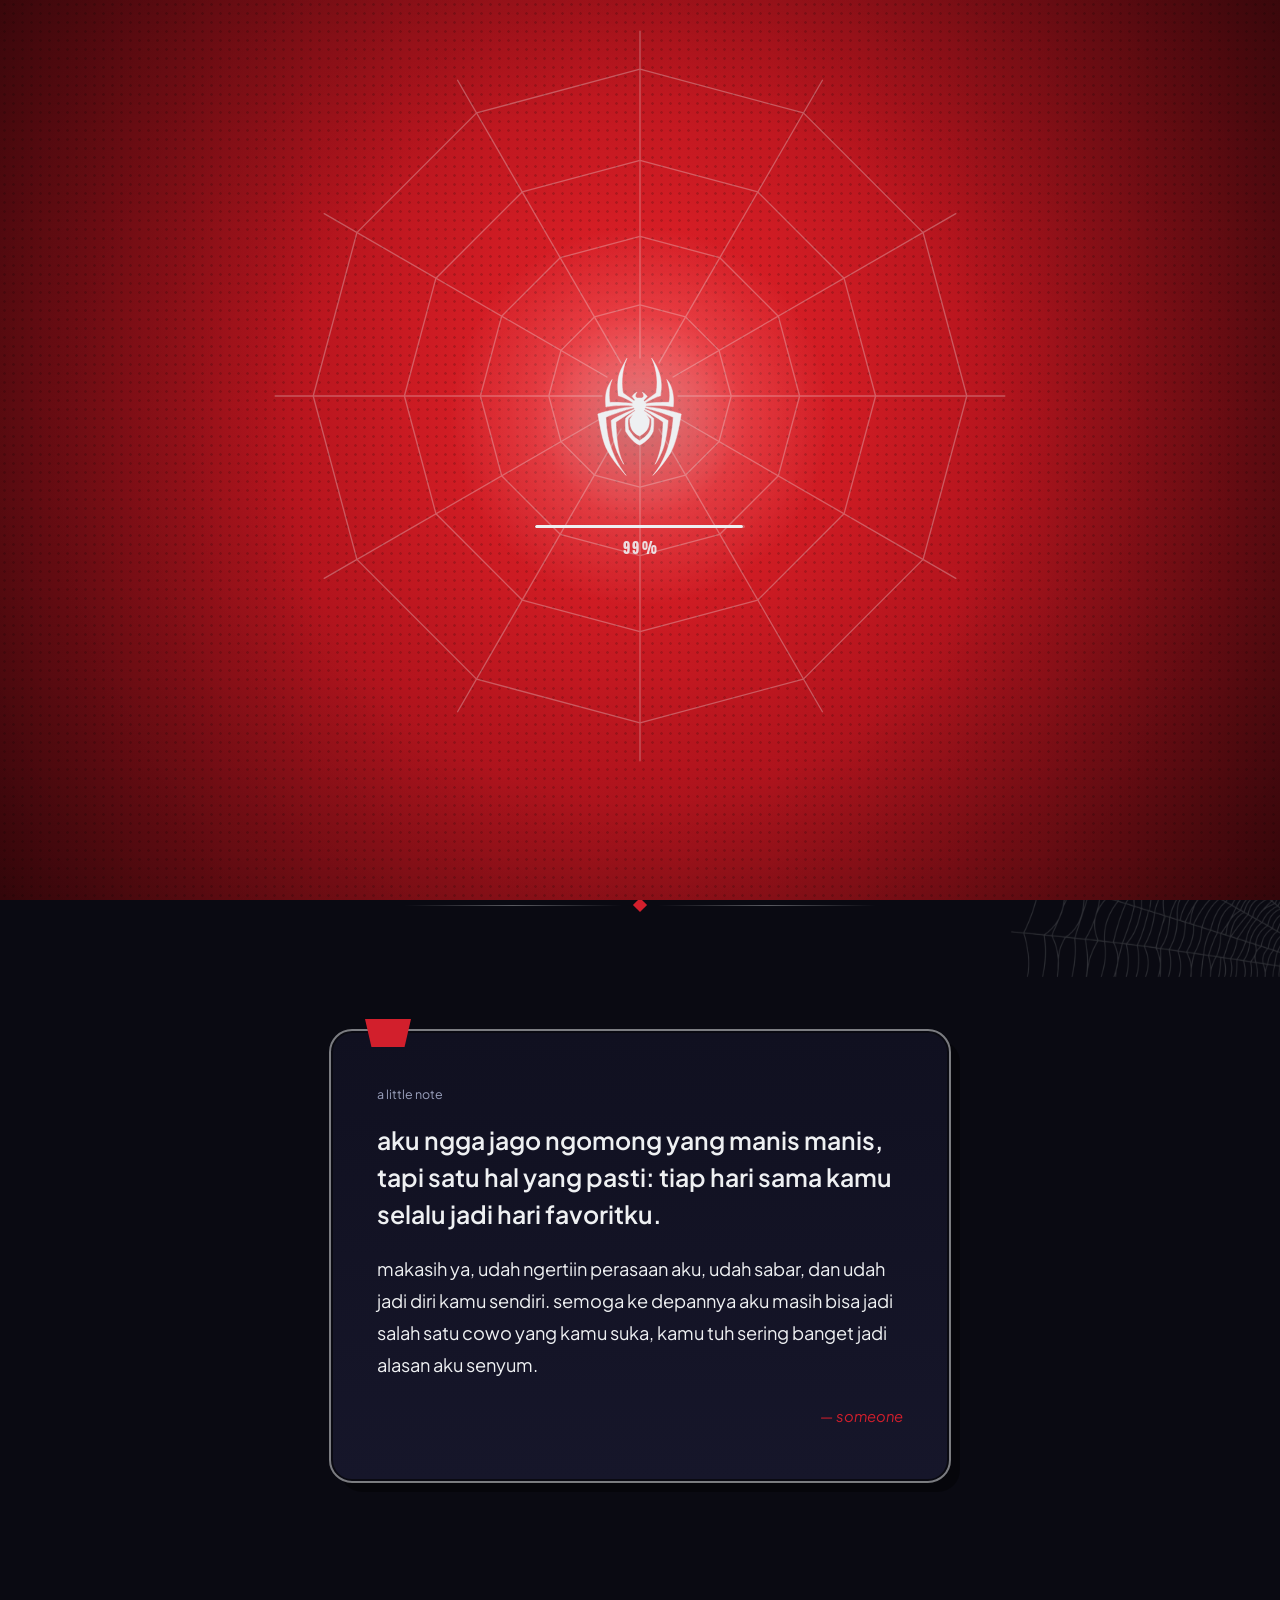
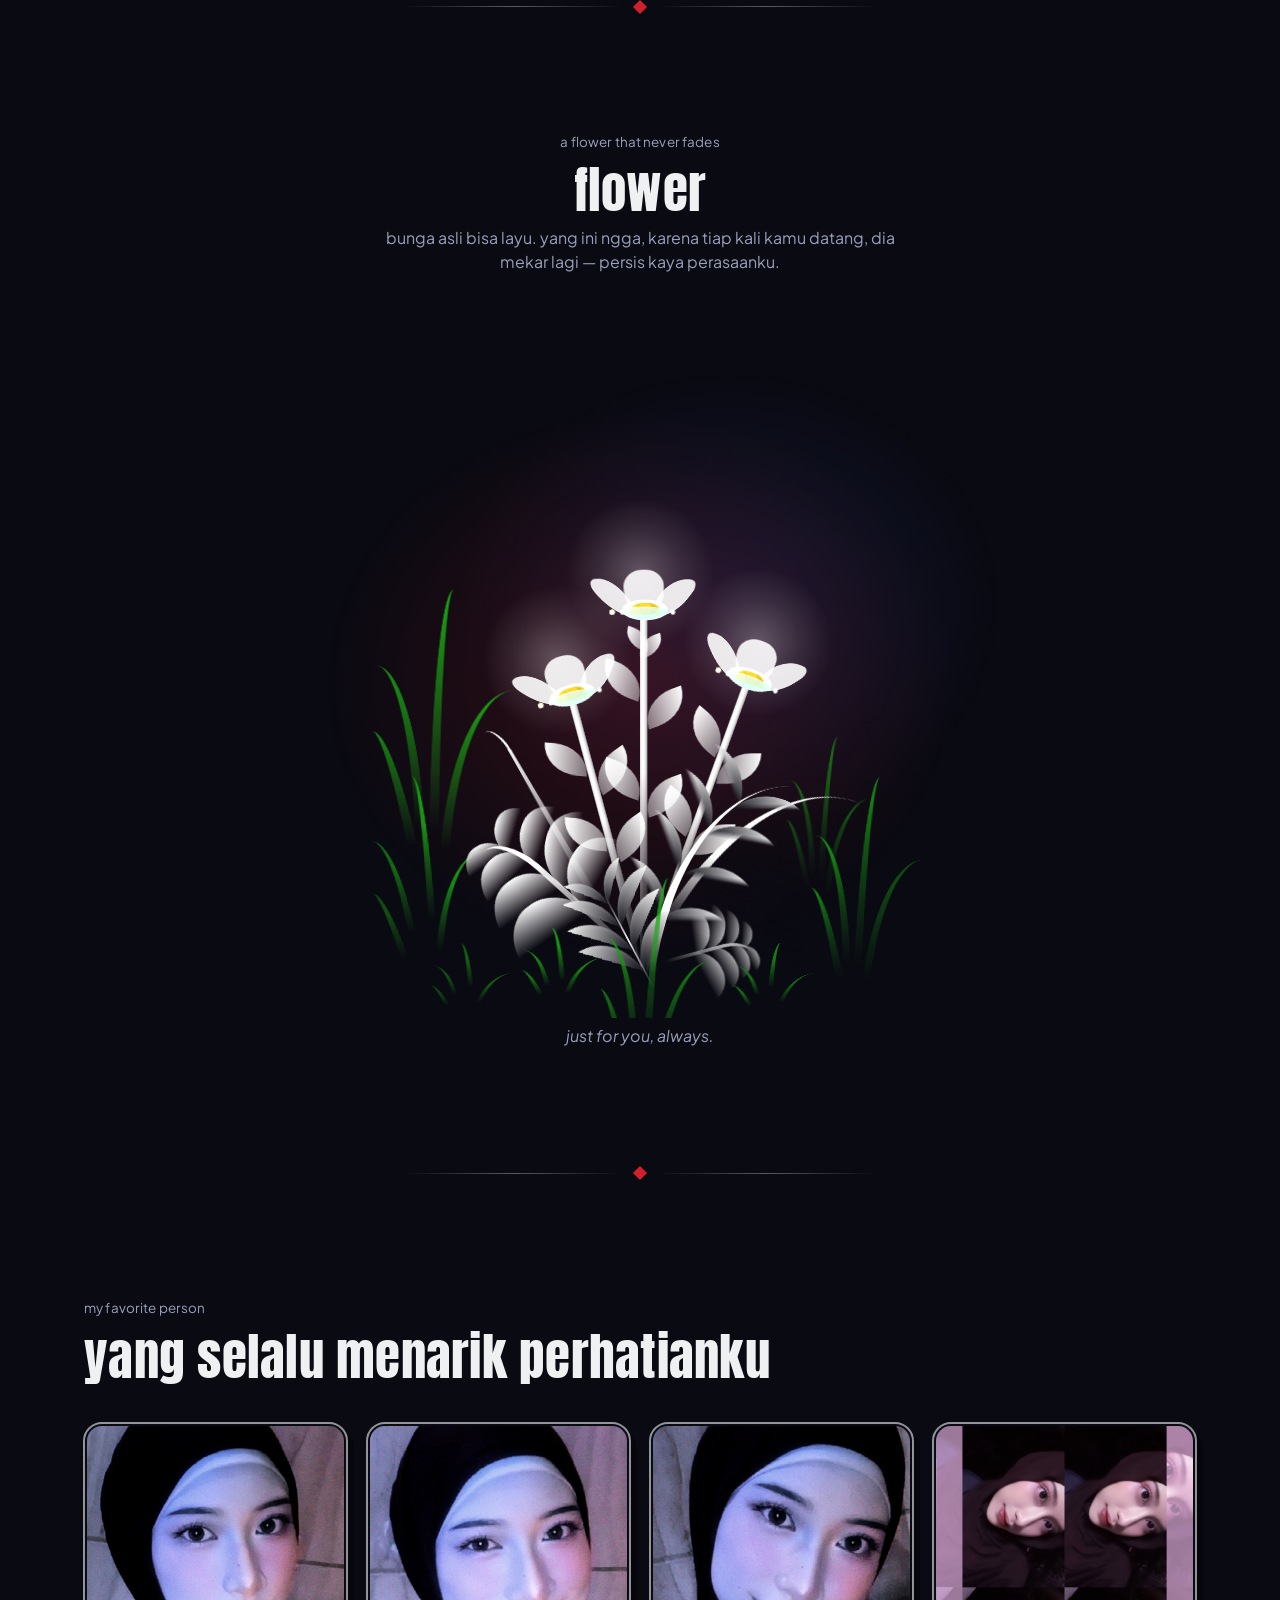
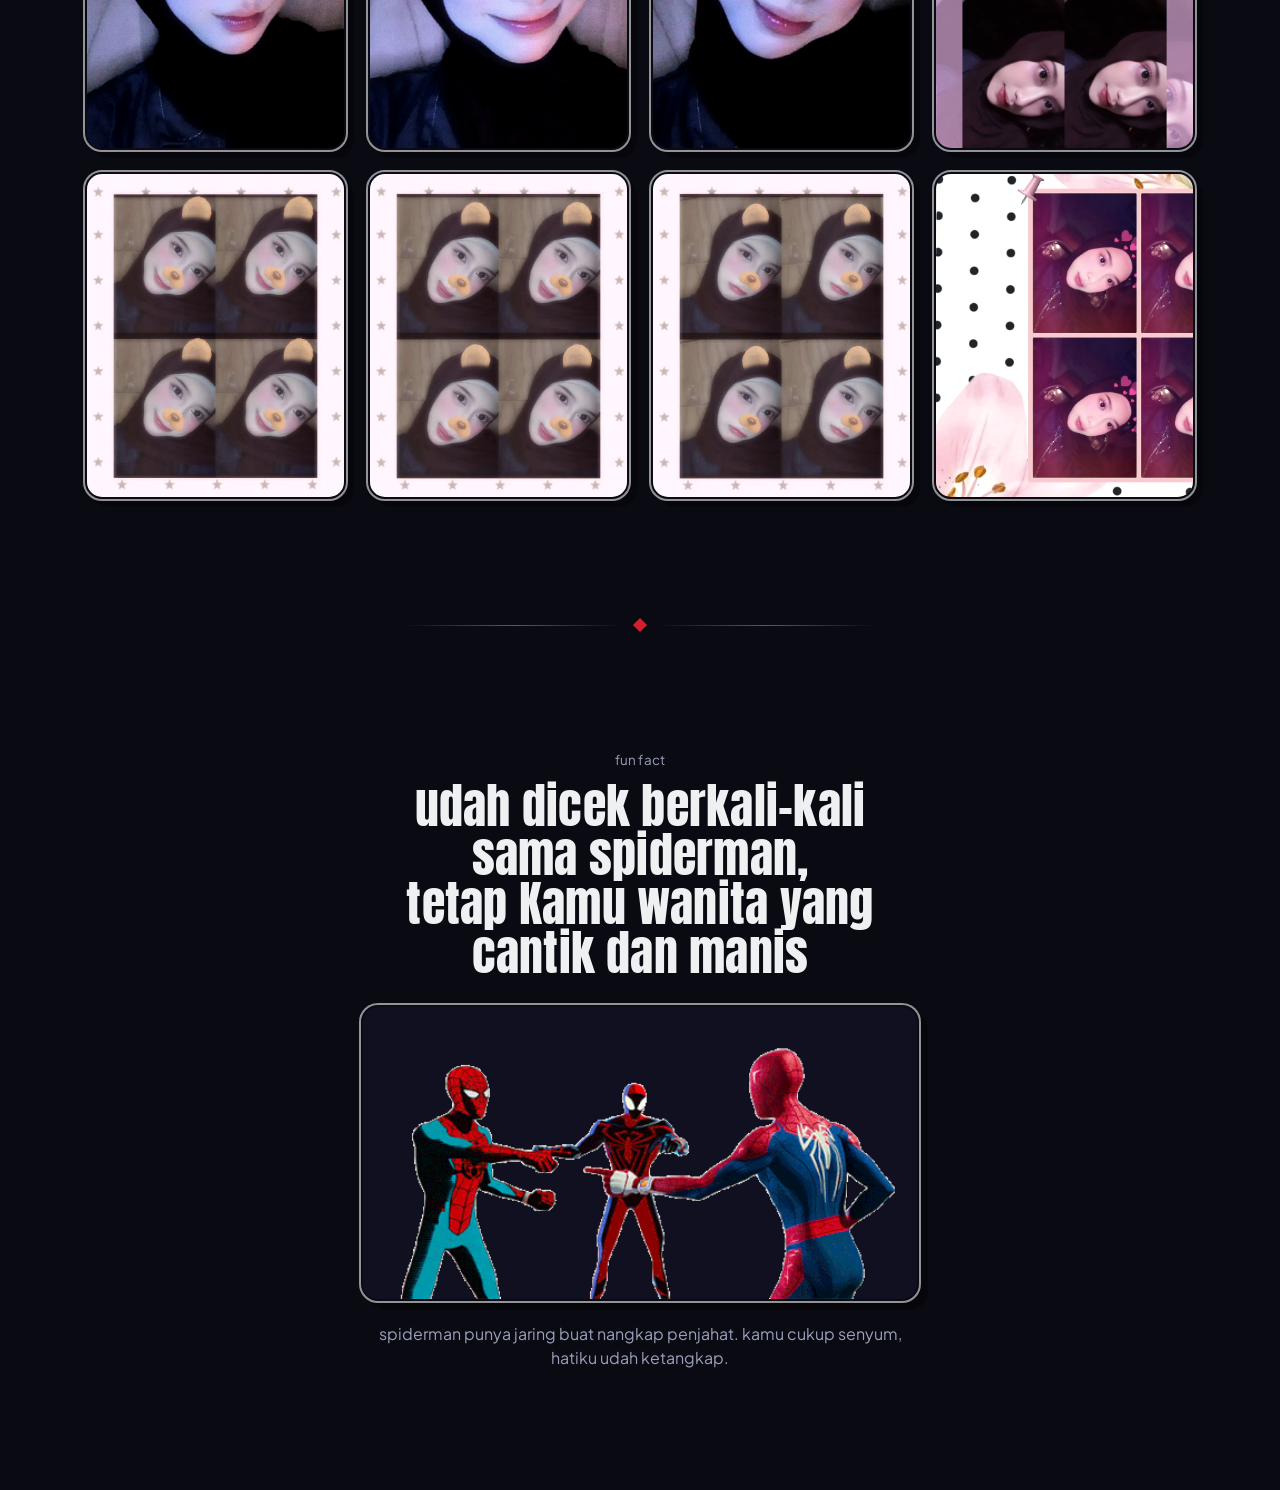
<file: index.html>
<!DOCTYPE html>
<html lang="id">
<head>
<meta charset="UTF-8">
<meta name="viewport" content="width=device-width, initial-scale=1.0, viewport-fit=cover">
<meta name="theme-color" content="#0a0a12">
<meta name="color-scheme" content="dark">
<title>For You</title>
<link rel="icon" href="images/spidey/spiderman-bust.png">
<link rel="preconnect" href="https://fonts.googleapis.com">
<link rel="preconnect" href="https://fonts.gstatic.com" crossorigin>
<link href="https://fonts.googleapis.com/css2?family=Anton&family=Plus+Jakarta+Sans:ital,wght@0,400;0,500;0,600;0,700;1,500&display=swap" rel="stylesheet">
<link rel="stylesheet" href="css/style.css">
</head>
<body>

  <div id="progress" aria-hidden="true"></div>

  <!-- SPIDER LOADING INTRO — plays once on load, then wipes away -->
  <section id="spider-loader" aria-hidden="true">
    <svg class="spider-loader-web" viewBox="-100 -100 200 200" fill="none" xmlns="http://www.w3.org/2000/svg">
      <path class="web-spokes" pathLength="1" d="M0.0,-10.0 L0.0,-96.0 M5.0,-8.7 L48.0,-83.1 M8.7,-5.0 L83.1,-48.0 M10.0,0.0 L96.0,0.0 M8.7,5.0 L83.1,48.0 M5.0,8.7 L48.0,83.1 M0.0,10.0 L0.0,96.0 M-5.0,8.7 L-48.0,83.1 M-8.7,5.0 L-83.1,48.0 M-10.0,0.0 L-96.0,0.0 M-8.7,-5.0 L-83.1,-48.0 M-5.0,-8.7 L-48.0,-83.1"/>
      <polygon pathLength="1" class="web-ring" style="--i:0" points="0.0,-24.0 12.0,-20.8 20.8,-12.0 24.0,0.0 20.8,12.0 12.0,20.8 0.0,24.0 -12.0,20.8 -20.8,12.0 -24.0,0.0 -20.8,-12.0 -12.0,-20.8"/><polygon pathLength="1" class="web-ring" style="--i:1" points="0.0,-42.0 21.0,-36.4 36.4,-21.0 42.0,0.0 36.4,21.0 21.0,36.4 0.0,42.0 -21.0,36.4 -36.4,21.0 -42.0,0.0 -36.4,-21.0 -21.0,-36.4"/><polygon pathLength="1" class="web-ring" style="--i:2" points="0.0,-62.0 31.0,-53.7 53.7,-31.0 62.0,0.0 53.7,31.0 31.0,53.7 0.0,62.0 -31.0,53.7 -53.7,31.0 -62.0,0.0 -53.7,-31.0 -31.0,-53.7"/><polygon pathLength="1" class="web-ring" style="--i:3" points="0.0,-86.0 43.0,-74.5 74.5,-43.0 86.0,0.0 74.5,43.0 43.0,74.5 0.0,86.0 -43.0,74.5 -74.5,43.0 -86.0,0.0 -74.5,-43.0 -43.0,-74.5"/>
    </svg>

    <div class="spider-loader-stage">
      <span class="spider-loader-glow"></span>
      <svg class="spider-loader-svg" viewBox="0 0 96 96" fill="none" xmlns="http://www.w3.org/2000/svg">
        <path class="spider-loader-path" pathLength="1" fill-rule="evenodd" clip-rule="evenodd"
        d="M50.4431 44.6386L50.703 44.1559C53.3391 45.6906 59.4431 49.3762 62.7698 51.8416C62.745 53.9208 62.5247 59.401 61.8416 64.6881C61.5322 67.3243 60.2599 73.8589 57.646 78.9084C59.1435 76.9158 62.4876 71.3713 63.8836 65.1337C64.3663 63.3639 65.4653 58.0495 66 50.9505C63.1534 49.3045 56.1683 45.5223 51 43.5619L51.3713 42.7822C55.1955 43.8342 64.1287 46.5025 69.2673 48.7599C69.1559 51.4332 68.495 58.4505 66.7426 65.1337C65.8371 68.5866 63.3416 77.4753 56.2723 86C56.3697 85.8994 56.4882 85.78 56.6273 85.6398C58.1308 84.1248 62.0302 80.1956 67.5223 71.6312C70.2698 66.5446 72.0891 60.6782 74.3911 46.7178C68.9703 44.9728 61.5817 43.0421 51.594 42.0025L51.8911 41.4084C55.6039 41.2104 64.2772 41.0743 69.2673 42.1139C69.8366 38.3144 69.6312 29.4975 65.146 24.6262C66.1361 27.3366 67.9827 34.0569 66.5569 39.255C62.9307 39.2302 54.9431 39.3812 52.0025 40.1832L51.5198 39.552C53.698 38.2525 58.6708 35.5421 61.1361 35.0965C61.1442 35.0372 61.1523 34.9774 61.1605 34.9172C61.8684 29.7099 62.9799 21.5342 55.4554 11C57.2747 14.75 60.2153 23.802 58.3143 33.2772L50.9257 38.6609L50.3688 37.8812L52.6336 35.5421C52.2252 34.8738 51.0074 33.3812 49.4035 32.7574C50.1708 33.6733 51.2079 35.698 49.2178 36.4703H46.2846C45.4307 36.2475 44.198 35.1931 46.099 32.7574C45.3193 33.1163 43.604 34.1757 42.9802 35.5421L44.6881 37.5842L44.3168 38.3267L37.1881 33.3144C36.3465 29.6881 35.6584 20.1559 39.6386 11.0371C39.3184 11.6268 39.0101 12.189 38.7142 12.7287C34.6868 20.0738 32.9356 23.2677 34.1807 35.0965C35.5792 35.3936 39.3639 36.6856 43.3144 39.4777L43.0916 39.9604C39.7005 39.6386 32.0941 39.0619 28.797 39.3292C28.2277 36.6807 27.7054 30.0322 30.1708 24.6262C26.2723 30.1213 25.4926 34.1312 26.1609 42.2252C28.9703 41.6807 36.2896 40.755 43.0916 41.4084L43.3144 42.0025C38.3144 42.6337 26.8515 44.4604 21 46.7178C21.1638 47.5953 21.3229 48.4557 21.4788 49.2991C22.9129 57.0566 24.0818 63.3797 26.2723 68.3639C29.9854 75.5044 33.156 79.1728 37.0129 83.6354C37.6683 84.3937 38.3435 85.1749 39.0446 86C33.0668 77.7203 26.8738 67.3243 26.1609 48.7599C30.0965 47.1881 39.1931 43.7921 44.0941 42.7822L44.4282 43.5619C40.4183 45.2574 31.7673 49.0941 29.5396 50.8762C29.5642 51.2066 29.5884 51.5383 29.6127 51.8715C30.1759 59.5913 30.7984 68.1239 37.5965 78.9084C35.4802 74.2673 33.0891 68.9802 32.5842 51.8416C35.5173 49.8738 42.0446 45.5817 44.6881 44.1559L44.9851 44.6386C43.6485 45.4926 40.5446 47.6386 38.8218 49.3911C38.7104 50.1089 38.5545 52.7847 38.8218 57.745C40.0965 60.0594 43.6559 65.0668 47.6955 66.5817C49.7624 65.7401 54.4084 62.7946 56.4579 57.745C56.6188 56.5569 56.9035 53.2376 56.7549 49.4653C55.5173 48.3391 52.5223 45.797 50.4431 44.6386ZM40.5 49.5L43.5 47L41.5 50C41.5 55.5 43.3216 59.0567 47.8 60.8C53.0938 57.745 54 55 54 50L52 47L55.2 49.8C55.2951 52.3648 55.4229 53.7895 54.7 56.5C53.5 59.5 51.5 61.5 47.7 63.8C44 61.5 43 60 40.7 56.5C40.3164 53.5132 40.1274 51.9879 40.5 49.5Z"
        stroke-width="0.5" stroke-linecap="round" stroke-linejoin="round" />
      </svg>
    </div>

    <div class="spider-loader-meta">
      <span class="spider-loader-bar"></span>
      <span class="spider-loader-pct"><b id="loader-pct">0</b>%</span>
    </div>
  </section>
  <!-- END SPIDER LOADING INTRO -->

  <!-- Fixed comic halftone + film-grain texture over the whole page -->
  <div id="grain" aria-hidden="true"></div>

  <!-- Aurora background: cahaya merah & biru yang bergerak pelan -->
  <div id="aurora" aria-hidden="true"><i></i><i></i><i></i></div>

  <!-- corner web decorations, fixed to viewport -->
  <img class="corner-web corner-web--tl" src="images/spidey/web-corner.png" alt="" aria-hidden="true">
  <img class="corner-web corner-web--br" src="images/spidey/web-corner.png" alt="" aria-hidden="true">

  <!-- Falling web bits, sits behind everything -->
  <div id="webbits-container" aria-hidden="true"></div>

  <!-- Click effect layer — web splats spawn here on click -->
  <div id="click-web-container" aria-hidden="true"></div>

  <!-- Tap to enter overlay (needed so audio is allowed to play by the browser) -->
  <div id="enter-overlay">
    <div class="webbits-layer" id="webbits-intro" aria-hidden="true"></div>
    <img class="enter-hang" src="images/spidey/spiderman-hanging.png" alt="" aria-hidden="true">
    <div class="enter-inner">
      <h1 class="enter-title">this is<br>for you</h1>
      <button id="enter-btn" type="button">
        <span>Open</span>
      </button>
    </div>
  </div>

  <!-- SECTION 1 — HERO / BERANDA -->
  <section id="beranda">
    <img class="web-texture web-texture--hero" src="images/spidey/jaring.png" alt="" aria-hidden="true">

    <div class="hero-frame">
      <p class="eyebrow">a little something for you</p>
      <h1 class="hero-title">out of everyone,<br>aku tetap<br>pilih kamu.</h1>
      <p class="hero-sub">ngga ada alasan khusus. aku cuma pengen kamu tahu: you&rsquo;re my favorite person, i love you.</p>
    </div>

    <div class="mosaic" id="mosaic">
      <figure class="mosaic-item mi-1"><div class="tile-inner"><img src="images/beranda/1.jpg" alt="" loading="lazy" fetchpriority="high"></div></figure>
      <figure class="mosaic-item mi-2"><div class="tile-inner"><img src="images/beranda/2.jpg" alt="" loading="lazy"></div></figure>
      <figure class="mosaic-item mi-3"><div class="tile-inner"><img src="images/beranda/3.jpg" alt="" loading="lazy"></div></figure>
      <figure class="mosaic-item mi-4"><div class="tile-inner"><img src="images/beranda/4.jpg" alt="" loading="lazy"></div></figure>
    </div>

    <div class="scroll-cue">
      <span></span>
      <p>scroll pelan-pelan ya</p>
    </div>
  </section>

  <!-- decorative divider -->
  <div class="divider" aria-hidden="true"><span></span><i></i><span></span></div>

  <!-- SECTION 2 — SURAT / MESSAGE -->
  <section id="surat">
    <div class="surat-card reveal">
      <p class="surat-tag">a little note</p>
      <!-- GANTI TEKS DI BAWAH INI SESUKA HATI, Zat -->
      <p class="surat-body">
        aku ngga jago ngomong yang manis manis, tapi satu hal yang pasti:
        tiap hari sama kamu selalu jadi hari favoritku.
      </p>
      <p class="surat-body">
        makasih ya, udah ngertiin perasaan aku, udah sabar, dan udah jadi diri kamu sendiri.
        semoga ke depannya aku masih bisa jadi salah satu cowo yang kamu suka,
        kamu tuh sering banget jadi alasan aku senyum.
      </p>
      <p class="surat-sign">&mdash; someone</p>
    </div>
  </section>

  <!-- decorative divider -->
  <div class="divider" aria-hidden="true"><span></span><i></i><span></span></div>

  <!-- SECTION 2.5 — MAWAR 3D (bloom) -->
  <section id="mawar">
    <header class="mawar-heading reveal">
      <p class="eyebrow">a flower that never fades</p>
      <h2>flower<br></h2>
      <p class="mawar-sub">bunga asli bisa layu. yang ini ngga, karena tiap kali kamu datang, dia mekar lagi &mdash; persis kaya perasaanku.</p>
    </header>

    <div class="flower-stage reveal" id="flowerStage">
      <iframe
        src="flower-embed/index.html"
        title="Bunga mekar"
        loading="lazy"
        scrolling="no"
        tabindex="-1"
        aria-hidden="true"></iframe>
    </div>
    <p class="mawar-note reveal">just for you, always.</p>
  </section>

  <!-- decorative divider -->
  <div class="divider" aria-hidden="true"><span></span><i></i><span></span></div>

  <!-- SECTION 3 — GALLERY -->
  <section id="galeri">
    <header class="galeri-heading reveal">
      <p class="eyebrow">my favorite person</p>
      <h2>yang selalu menarik perhatianku</h2>
    </header>

    <div class="galeri-grid" id="galeri-grid">
      <figure class="foto-card reveal" style="--d:0s">
        <div class="tile-inner"><img src="images/gallery/1.jpg" alt="" loading="lazy"></div>
      </figure>

      <figure class="foto-card reveal" style="--d:.1s">
        <div class="tile-inner"><img src="images/gallery/2.jpg" alt="" loading="lazy"></div>
      </figure>

      <figure class="foto-card reveal" style="--d:.2s">
        <div class="tile-inner"><img src="images/gallery/3.jpg" alt="" loading="lazy"></div>
      </figure>

      <figure class="foto-card reveal" style="--d:.3s">
        <div class="tile-inner"><img src="images/gallery/4.jpg" alt="" loading="lazy"></div>
      </figure>

      <figure class="foto-card reveal" style="--d:.4s">
        <div class="tile-inner"><img src="images/gallery/5.jpg" alt="" loading="lazy"></div>
      </figure>

      <figure class="foto-card reveal" style="--d:.5s">
        <div class="tile-inner"><img src="images/gallery/6.jpg" alt="" loading="lazy"></div>
      </figure>

      <figure class="foto-card reveal" style="--d:.6s">
        <div class="tile-inner"><img src="images/gallery/7.jpg" alt="" loading="lazy"></div>
      </figure>

      <figure class="foto-card reveal" style="--d:.7s">
        <div class="tile-inner"><img src="images/gallery/8.jpg" alt="" loading="lazy"></div>
      </figure>
    
      <!-- Spider-Man "teleport" dari foto ke foto (aset: images/gallery/spidey-hop.gif) -->
      <div class="spidey-hop" id="spidey-hop" aria-hidden="true">
        <span class="tp-ring"></span><span class="tp-ring tp-ring--red"></span>
        <img src="images/gallery/spidey-hop.gif" alt="" draggable="false">
      </div>
</div>
  </section>

  <!-- decorative divider -->
  <div class="divider" aria-hidden="true"><span></span><i></i><span></span></div>

  <!-- SECTION 4 — MEME MOMENT -->
  <section id="bukti">
    <div class="bukti-card reveal">
      <p class="eyebrow">fun fact</p>
      <h2 class="bukti-title">udah dicek berkali-kali sama spiderman,<br>tetap Kamu wanita yang cantik dan manis</h2>
      <div class="bukti-frame">
        <img src="images/spidey/meme-its-you.gif" alt="Meme: ternyata dari dulu orangnya kamu" loading="lazy">
      </div>
      <p class="bukti-caption">spiderman punya jaring buat nangkap penjahat. kamu cukup senyum, hatiku udah ketangkap.</p>
    </div>
  </section>

  <!-- LIGHTBOX FOTO -->
  <div id="lightbox" role="dialog" aria-modal="true" aria-label="Lihat foto" aria-hidden="true">
    <button class="lb-btn lb-close" type="button" aria-label="Tutup">&times;</button>
    <button class="lb-btn lb-prev" type="button" aria-label="Foto sebelumnya">&#8249;</button>
    <img id="lb-img" alt="">
    <button class="lb-btn lb-next" type="button" aria-label="Foto berikutnya">&#8250;</button>
    <p id="lb-count"></p>
  </div>

  <!-- FLOATING MUSIC PLAYER -->
  <div class="music-widget" id="music-widget">
    <div class="player-card" id="player-card">
      <!-- Miles gantung & megang tepi atas kartu (aset: images/spidey/miles-swing.gif) -->
      <img class="player-miles" src="images/spidey/miles-swing.gif" alt="" aria-hidden="true" draggable="false">

      <div class="player-cover">
        <img id="player-cover-img" src="images/music/cover.jpg" alt="Sampul lagu">
      </div>

      <div class="player-info">
        <div class="player-status-row">
          <span class="player-status" id="player-status">Paused</span>
          <span class="eq" aria-hidden="true"><span></span><span></span><span></span></span>
        </div>
        <p class="player-title" id="player-title">Judul Lagu</p>
        <p class="player-artist" id="player-artist">Nama Artis</p>
      </div>

      <div class="player-bottom">
        <button id="play-btn" type="button" aria-label="Putar / Jeda">
          <svg id="icon-play" viewBox="0 0 24 24" aria-hidden="true"><path d="M8 5v14l11-7z"/></svg>
          <svg id="icon-pause" viewBox="0 0 24 24" aria-hidden="true" style="display:none"><path d="M6 5h4v14H6zM14 5h4v14h-4z"/></svg>
        </button>
        <div class="player-progress">
          <span class="time current" id="time-current">0:00</span>
          <div class="seek-wrap">
            <input type="range" id="seek" value="0" min="0" max="100" step="0.1" aria-label="Posisi lagu">
          </div>
          <span class="time duration" id="time-duration">0:00</span>
        </div>
      </div>
    </div>
  </div>

  <audio id="audio" src="audio/song.mp3" preload="metadata" loop></audio>

  <script src="js/main.js"></script>
</body>
</html>
</file>
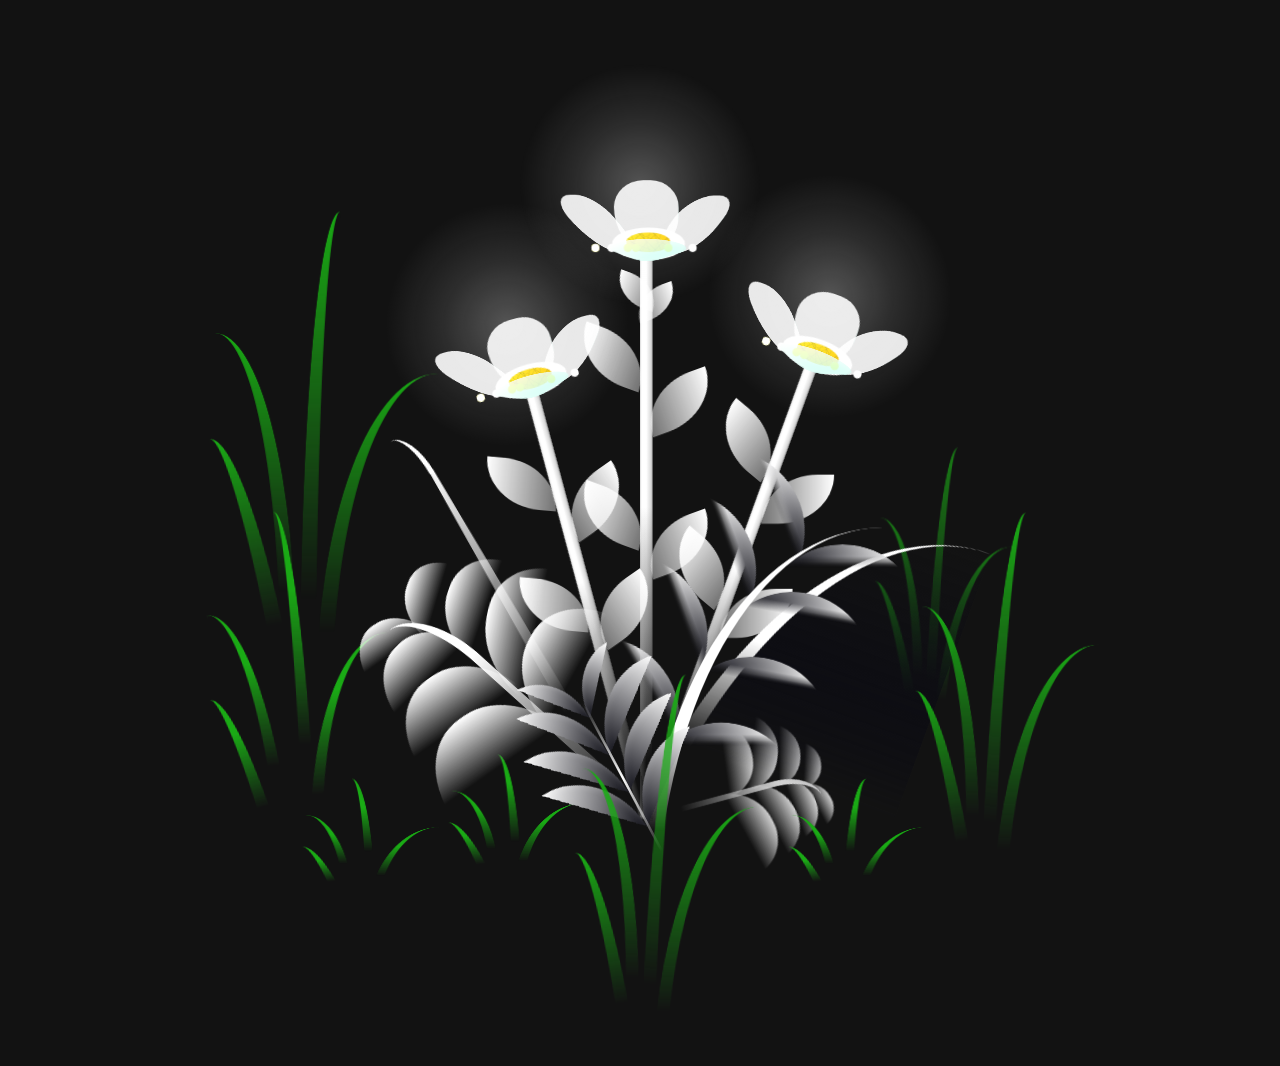
<file: flower-embed/index.html>
<!DOCTYPE html>
<html lang="en" class="is-paused">

<head>
  <meta charset="UTF-8">
  <meta name="color-scheme" content="dark">
  <meta http-equiv="X-UA-Compatible" content="IE=edge">
  <meta name="viewport" content="width=device-width, initial-scale=1.0">
  <link rel="stylesheet" href="css/style.css">
  <!-- Adapted from "Flowers for Someone" (github.com — flowers-for-someone-main):
       kept the grow/bloom garden scene as-is, dropped the typewriter title
       and the standalone landing page since this is embedded inside
       Untukmu's own "Mekar Buat Kamu" section via <iframe>. -->
  <title>Flower embed</title>
</head>

<body class="not-loaded">
  <!-- Background -->
  <div class="night"></div>

  <!-- Flower -->
  <div class="flowers">
    <div class="flower flower--1">
      <div class="flower__leafs flower__leafs--1">
        <div class="flower__leaf flower__leaf--1"></div>
        <div class="flower__leaf flower__leaf--2"></div>
        <div class="flower__leaf flower__leaf--3"></div>
        <div class="flower__leaf flower__leaf--4"></div>
        <div class="flower__white-circle"></div>

        <div class="flower__light flower__light--1"></div>
        <div class="flower__light flower__light--2"></div>
        <div class="flower__light flower__light--3"></div>
        <div class="flower__light flower__light--4"></div>
        <div class="flower__light flower__light--5"></div>
        <div class="flower__light flower__light--6"></div>
        <div class="flower__light flower__light--7"></div>
        <div class="flower__light flower__light--8"></div>

      </div>
      <div class="flower__line">
        <div class="flower__line__leaf flower__line__leaf--1"></div>
        <div class="flower__line__leaf flower__line__leaf--2"></div>
        <div class="flower__line__leaf flower__line__leaf--3"></div>
        <div class="flower__line__leaf flower__line__leaf--4"></div>
        <div class="flower__line__leaf flower__line__leaf--5"></div>
        <div class="flower__line__leaf flower__line__leaf--6"></div>
      </div>
    </div>

    <div class="flower flower--2">
      <div class="flower__leafs flower__leafs--2">
        <div class="flower__leaf flower__leaf--1"></div>
        <div class="flower__leaf flower__leaf--2"></div>
        <div class="flower__leaf flower__leaf--3"></div>
        <div class="flower__leaf flower__leaf--4"></div>
        <div class="flower__white-circle"></div>

        <div class="flower__light flower__light--1"></div>
        <div class="flower__light flower__light--2"></div>
        <div class="flower__light flower__light--3"></div>
        <div class="flower__light flower__light--4"></div>
        <div class="flower__light flower__light--5"></div>
        <div class="flower__light flower__light--6"></div>
        <div class="flower__light flower__light--7"></div>
        <div class="flower__light flower__light--8"></div>

      </div>
      <div class="flower__line">
        <div class="flower__line__leaf flower__line__leaf--1"></div>
        <div class="flower__line__leaf flower__line__leaf--2"></div>
        <div class="flower__line__leaf flower__line__leaf--3"></div>
        <div class="flower__line__leaf flower__line__leaf--4"></div>
      </div>
    </div>

    <div class="flower flower--3">
      <div class="flower__leafs flower__leafs--3">
        <div class="flower__leaf flower__leaf--1"></div>
        <div class="flower__leaf flower__leaf--2"></div>
        <div class="flower__leaf flower__leaf--3"></div>
        <div class="flower__leaf flower__leaf--4"></div>
        <div class="flower__white-circle"></div>

        <div class="flower__light flower__light--1"></div>
        <div class="flower__light flower__light--2"></div>
        <div class="flower__light flower__light--3"></div>
        <div class="flower__light flower__light--4"></div>
        <div class="flower__light flower__light--5"></div>
        <div class="flower__light flower__light--6"></div>
        <div class="flower__light flower__light--7"></div>
        <div class="flower__light flower__light--8"></div>

      </div>
      <div class="flower__line">
        <div class="flower__line__leaf flower__line__leaf--1"></div>
        <div class="flower__line__leaf flower__line__leaf--2"></div>
        <div class="flower__line__leaf flower__line__leaf--3"></div>
        <div class="flower__line__leaf flower__line__leaf--4"></div>
      </div>
    </div>

    <div class="grow-ans" style="--d:1.2s">
      <div class="flower__g-long">
        <div class="flower__g-long__top"></div>
        <div class="flower__g-long__bottom"></div>
      </div>
    </div>

    <div class="growing-grass">
      <div class="flower__grass flower__grass--1">
        <div class="flower__grass--top"></div>
        <div class="flower__grass--bottom"></div>
        <div class="flower__grass__leaf flower__grass__leaf--1"></div>
        <div class="flower__grass__leaf flower__grass__leaf--2"></div>
        <div class="flower__grass__leaf flower__grass__leaf--3"></div>
        <div class="flower__grass__leaf flower__grass__leaf--4"></div>
        <div class="flower__grass__leaf flower__grass__leaf--5"></div>
        <div class="flower__grass__leaf flower__grass__leaf--6"></div>
        <div class="flower__grass__leaf flower__grass__leaf--7"></div>
        <div class="flower__grass__leaf flower__grass__leaf--8"></div>
        <div class="flower__grass__overlay"></div>
      </div>
    </div>

    <div class="growing-grass">
      <div class="flower__grass flower__grass--2">
        <div class="flower__grass--top"></div>
        <div class="flower__grass--bottom"></div>
        <div class="flower__grass__leaf flower__grass__leaf--1"></div>
        <div class="flower__grass__leaf flower__grass__leaf--2"></div>
        <div class="flower__grass__leaf flower__grass__leaf--3"></div>
        <div class="flower__grass__leaf flower__grass__leaf--4"></div>
        <div class="flower__grass__leaf flower__grass__leaf--5"></div>
        <div class="flower__grass__leaf flower__grass__leaf--6"></div>
        <div class="flower__grass__leaf flower__grass__leaf--7"></div>
        <div class="flower__grass__leaf flower__grass__leaf--8"></div>
        <div class="flower__grass__overlay"></div>
      </div>
    </div>

    <div class="grow-ans" style="--d:2.4s">
      <div class="flower__g-right flower__g-right--1">
        <div class="leaf"></div>
      </div>
    </div>

    <div class="grow-ans" style="--d:2.8s">
      <div class="flower__g-right flower__g-right--2">
        <div class="leaf"></div>
      </div>
    </div>

    <div class="grow-ans" style="--d:2.8s">
      <div class="flower__g-front">
        <div class="flower__g-front__leaf-wrapper flower__g-front__leaf-wrapper--1">
          <div class="flower__g-front__leaf"></div>
        </div>
        <div class="flower__g-front__leaf-wrapper flower__g-front__leaf-wrapper--2">
          <div class="flower__g-front__leaf"></div>
        </div>
        <div class="flower__g-front__leaf-wrapper flower__g-front__leaf-wrapper--3">
          <div class="flower__g-front__leaf"></div>
        </div>
        <div class="flower__g-front__leaf-wrapper flower__g-front__leaf-wrapper--4">
          <div class="flower__g-front__leaf"></div>
        </div>
        <div class="flower__g-front__leaf-wrapper flower__g-front__leaf-wrapper--5">
          <div class="flower__g-front__leaf"></div>
        </div>
        <div class="flower__g-front__leaf-wrapper flower__g-front__leaf-wrapper--6">
          <div class="flower__g-front__leaf"></div>
        </div>
        <div class="flower__g-front__leaf-wrapper flower__g-front__leaf-wrapper--7">
          <div class="flower__g-front__leaf"></div>
        </div>
        <div class="flower__g-front__leaf-wrapper flower__g-front__leaf-wrapper--8">
          <div class="flower__g-front__leaf"></div>
        </div>
        <div class="flower__g-front__line"></div>
      </div>
    </div>

    <div class="grow-ans" style="--d:3.2s">
      <div class="flower__g-fr">
        <div class="leaf"></div>
        <div class="flower__g-fr__leaf flower__g-fr__leaf--1"></div>
        <div class="flower__g-fr__leaf flower__g-fr__leaf--2"></div>
        <div class="flower__g-fr__leaf flower__g-fr__leaf--3"></div>
        <div class="flower__g-fr__leaf flower__g-fr__leaf--4"></div>
        <div class="flower__g-fr__leaf flower__g-fr__leaf--5"></div>
        <div class="flower__g-fr__leaf flower__g-fr__leaf--6"></div>
        <div class="flower__g-fr__leaf flower__g-fr__leaf--7"></div>
        <div class="flower__g-fr__leaf flower__g-fr__leaf--8"></div>
      </div>
    </div>

    <div class="long-g long-g--0">
      <div class="grow-ans" style="--d:3s">
        <div class="leaf leaf--0"></div>
      </div>
      <div class="grow-ans" style="--d:2.2s">
        <div class="leaf leaf--1"></div>
      </div>
      <div class="grow-ans" style="--d:3.4s">
        <div class="leaf leaf--2"></div>
      </div>
      <div class="grow-ans" style="--d:3.6s">
        <div class="leaf leaf--3"></div>
      </div>
    </div>

    <div class="long-g long-g--1">
      <div class="grow-ans" style="--d:3.6s">
        <div class="leaf leaf--0"></div>
      </div>
      <div class="grow-ans" style="--d:3.8s">
        <div class="leaf leaf--1"></div>
      </div>
      <div class="grow-ans" style="--d:4s">
        <div class="leaf leaf--2"></div>
      </div>
      <div class="grow-ans" style="--d:4.2s">
        <div class="leaf leaf--3"></div>
      </div>
    </div>

    <div class="long-g long-g--2">
      <div class="grow-ans" style="--d:4s">
        <div class="leaf leaf--0"></div>
      </div>
      <div class="grow-ans" style="--d:4.2s">
        <div class="leaf leaf--1"></div>
      </div>
      <div class="grow-ans" style="--d:4.4s">
        <div class="leaf leaf--2"></div>
      </div>
      <div class="grow-ans" style="--d:4.6s">
        <div class="leaf leaf--3"></div>
      </div>
    </div>

    <div class="long-g long-g--3">
      <div class="grow-ans" style="--d:4s">
        <div class="leaf leaf--0"></div>
      </div>
      <div class="grow-ans" style="--d:4.2s">
        <div class="leaf leaf--1"></div>
      </div>
      <div class="grow-ans" style="--d:3s">
        <div class="leaf leaf--2"></div>
      </div>
      <div class="grow-ans" style="--d:3.6s">
        <div class="leaf leaf--3"></div>
      </div>
    </div>

    <div class="long-g long-g--4">
      <div class="grow-ans" style="--d:4s">
        <div class="leaf leaf--0"></div>
      </div>
      <div class="grow-ans" style="--d:4.2s">
        <div class="leaf leaf--1"></div>
      </div>
      <div class="grow-ans" style="--d:3s">
        <div class="leaf leaf--2"></div>
      </div>
      <div class="grow-ans" style="--d:3.6s">
        <div class="leaf leaf--3"></div>
      </div>
    </div>

    <div class="long-g long-g--5">
      <div class="grow-ans" style="--d:4s">
        <div class="leaf leaf--0"></div>
      </div>
      <div class="grow-ans" style="--d:4.2s">
        <div class="leaf leaf--1"></div>
      </div>
      <div class="grow-ans" style="--d:3s">
        <div class="leaf leaf--2"></div>
      </div>
      <div class="grow-ans" style="--d:3.6s">
        <div class="leaf leaf--3"></div>
      </div>
    </div>

    <div class="long-g long-g--6">
      <div class="grow-ans" style="--d:4.2s">
        <div class="leaf leaf--0"></div>
      </div>
      <div class="grow-ans" style="--d:4.4s">
        <div class="leaf leaf--1"></div>
      </div>
      <div class="grow-ans" style="--d:4.6s">
        <div class="leaf leaf--2"></div>
      </div>
      <div class="grow-ans" style="--d:4.8s">
        <div class="leaf leaf--3"></div>
      </div>
    </div>

    <div class="long-g long-g--7">
      <div class="grow-ans" style="--d:3s">
        <div class="leaf leaf--0"></div>
      </div>
      <div class="grow-ans" style="--d:3.2s">
        <div class="leaf leaf--1"></div>
      </div>
      <div class="grow-ans" style="--d:3.5s">
        <div class="leaf leaf--2"></div>
      </div>
      <div class="grow-ans" style="--d:3.6s">
        <div class="leaf leaf--3"></div>
      </div>
    </div>
  </div>
</body>

</html>

<!-- Import Javascript -->
<script src="js/main.js"></script>
</file>
<file: css/style.css>
/* ==========================================================================
   UNTUKMU — Spider-Man edition
   Palette : ink #0a0a12 / red #d21f2c / deep red #8f1219 / suit blue #1c2b6b
             web #eef0f2 / muted #98a0bc / spark #ffb648
   Type    : Anton (display, comic-poster energy) + Plus Jakarta Sans (body)
   ========================================================================== */

:root{
  --ink: #0a0a12;
  --ink-2: #101020;
  --ink-3: #16162a;
  --red: #d21f2c;
  --red-deep: #7c1017;
  --blue: #1c2b6b;
  --blue-2: #33469e;
  --web: #eef0f2;
  --muted: #9aa0bc;
  --spark: #ffb648;

  --display: "Anton", "Arial Narrow", sans-serif;
  --body: "Plus Jakarta Sans", -apple-system, BlinkMacSystemFont, sans-serif;

  --edge: 3px;
  --radius: 22px;
  --safe-b: env(safe-area-inset-bottom, 0px);
  --safe-t: env(safe-area-inset-top, 0px);

  color-scheme: dark;
}

*, *::before, *::after{ box-sizing: border-box; }

html{
  scroll-behavior: smooth;
  -webkit-text-size-adjust: 100%;
  scrollbar-width: thin;
  scrollbar-color: var(--red) var(--ink-2);
}

/* ---------- custom web-themed scrollbar (webkit) ---------- */
::-webkit-scrollbar{ width: 11px; }
::-webkit-scrollbar-track{ background: var(--ink-2); }
::-webkit-scrollbar-thumb{
  background: linear-gradient(180deg, var(--red), var(--red-deep));
  border-radius: 8px;
  border: 2px solid var(--ink-2);
}
::-webkit-scrollbar-thumb:hover{ background: var(--red); }

body{
  margin: 0;
  background: var(--ink);
  color: var(--web);
  font-family: var(--body);
  line-height: 1.5;
  overflow-x: hidden;
  -webkit-font-smoothing: antialiased;
}

img{ max-width: 100%; display: block; }

@media (prefers-reduced-motion: reduce){
  html{ scroll-behavior: auto; }
  *, *::before, *::after{
    animation-duration: 0.001ms !important;
    animation-iteration-count: 1 !important;
    transition-duration: 0.001ms !important;
    scroll-behavior: auto !important;
  }
}

/* ---------- comic halftone base texture, sits under everything ---------- */
body::before{
  content: "";
  position: fixed;
  inset: 0;
  z-index: 0;
  pointer-events: none;
  background:
    radial-gradient(circle at 18% 8%, rgba(210,31,44,0.16), transparent 42%),
    radial-gradient(circle at 86% 78%, rgba(51,70,158,0.20), transparent 46%),
    radial-gradient(circle, rgba(255,255,255,0.05) 1px, transparent 1.3px);
  background-size: auto, auto, 15px 15px;
  background-position: 0 0, 0 0, 0 0;
}

#grain{
  position: fixed;
  inset: -10%;
  z-index: 1;
  pointer-events: none;
  opacity: 0.05;
  mix-blend-mode: overlay;
  background-image: url("data:image/svg+xml,%3Csvg xmlns='http://www.w3.org/2000/svg' width='120' height='120'%3E%3Cfilter id='n'%3E%3CfeTurbulence type='fractalNoise' baseFrequency='0.9' numOctaves='2' stitchTiles='stitch'/%3E%3C/filter%3E%3Crect width='100%25' height='100%25' filter='url(%23n)'/%3E%3C/svg%3E");
}

/* ---------- fixed web-corner decorations ---------- */
.corner-web{
  position: fixed;
  z-index: 2;
  width: min(52vw, 460px);
  opacity: 0.16;
  pointer-events: none;
  filter: drop-shadow(0 0 1px rgba(255,255,255,0.2));
}
.corner-web--tl{ top: calc(-6vw - var(--safe-t)); left: -6vw; }
.corner-web--br{
  bottom: -6vw;
  right: -6vw;
  transform: rotate(180deg);
}
@media (max-width: 720px){
  .corner-web{ width: 62vw; opacity: 0.12; }
}

/* ---------- falling web bits (spider silhouettes + web-flecks) ---------- */
#webbits-container{
  position: fixed;
  inset: 0;
  z-index: 3;
  pointer-events: none;
  overflow: hidden;
}
.webbits-layer{
  position: absolute;
  inset: 0;
  overflow: hidden;
}
.webbit{
  position: absolute;
  top: -8vh;
  color: var(--web);
  opacity: 0.55;
  animation: webbit-fall linear infinite, webbit-sway ease-in-out infinite alternate;
  will-change: transform;
}
.webbit.is-red{ color: var(--red); opacity: 0.5; }
.webbit.is-spark{ color: var(--spark); opacity: 0.45; }
.webbit svg{ width: 100%; height: 100%; display: block; }

@keyframes webbit-fall{
  0%{ transform: translateY(-10vh) rotate(0deg); }
  100%{ transform: translateY(112vh) rotate(300deg); }
}
@keyframes webbit-sway{
  0%{ margin-left: -22px; }
  100%{ margin-left: 22px; }
}

/* ---------- click effect: little web splat where the user taps/clicks ---------- */
#click-web-container{
  position: fixed;
  inset: 0;
  z-index: 45;
  pointer-events: none;
  overflow: hidden;
}
.click-web{
  position: absolute;
  width: 46px;
  height: 46px;
  margin: -23px 0 0 -23px;
  color: var(--web);
  opacity: 0;
  animation: click-web-pop 0.6s cubic-bezier(0.2, 0.8, 0.3, 1) forwards;
}
.click-web svg{ width: 100%; height: 100%; display: block; }
@keyframes click-web-pop{
  0%{ opacity: 0.9; transform: scale(0.2) rotate(0deg); }
  70%{ opacity: 0.5; }
  100%{ opacity: 0; transform: scale(1.3) rotate(14deg); }
}

/* ==========================================================================
   SPIDER LOADING INTRO (v6) — jaring muncul, logo digambar lalu menyala,
   progres 0-100%, lalu layar memudar halus ke layar "Buka"
   ========================================================================== */
#spider-loader{
  --p: 0;
  position: fixed;
  inset: 0;
  z-index: 200;
  display: flex;
  flex-direction: column;
  align-items: center;
  justify-content: center;
  gap: 34px;
  background: radial-gradient(circle at 50% 44%, #f0252b 0%, #b3141d 46%, #5d0b12 100%);
  overflow: hidden;
  transition: opacity 1s cubic-bezier(.4, 0, .2, 1), visibility 0s linear 1s;
}
#spider-loader::before{ /* titik halftone + vignette */
  content: ""; position: absolute; inset: 0; pointer-events: none;
  background:
    radial-gradient(rgba(0,0,0,.16) 1px, transparent 1.6px) 0 0 / 9px 9px,
    radial-gradient(circle at 50% 50%, transparent 45%, rgba(0,0,0,.45) 100%);
}
#spider-loader.is-done{ opacity: 0; visibility: hidden; pointer-events: none; }
#spider-loader.is-hidden{ display: none; }

/* jaring di belakang logo: digambar pelan, lalu berputar lambat */
.spider-loader-web{
  position: absolute; left: 50%; top: 44%;
  width: min(135vmin, 760px); height: auto;
  translate: -50% -50%;
  overflow: visible;
  stroke: var(--web); stroke-width: .35; stroke-linecap: round; stroke-linejoin: round;
  opacity: .3;
  animation: web-spin 60s linear infinite;
}
.web-spokes, .web-ring{
  stroke-dasharray: 1; stroke-dashoffset: 1;
  animation: web-draw 1.5s cubic-bezier(.45, 0, .2, 1) .1s forwards;
}
.web-ring{ animation-delay: calc(.35s + var(--i) * .22s); animation-duration: 1.3s; }
@keyframes web-draw{ to{ stroke-dashoffset: 0; } }
@keyframes web-spin{ to{ transform: rotate(360deg); } }

/* panggung logo: dipisah biar bisa membesar halus saat keluar */
.spider-loader-stage{
  position: relative;
  display: grid; place-items: center;
  transition: transform 1s cubic-bezier(.4, 0, .2, 1);
}
#spider-loader.is-done .spider-loader-stage{ transform: scale(1.14); }

.spider-loader-glow{
  position: absolute; width: 280%; aspect-ratio: 1; border-radius: 50%;
  background: radial-gradient(circle, rgba(255,255,255,.55) 0%, rgba(255,214,214,.18) 35%, transparent 65%);
  opacity: 0; transform: scale(.6);
  animation: glow-on 1.1s ease-out 1.9s forwards, glow-breathe 2.4s ease-in-out 3s infinite;
  pointer-events: none;
}
@keyframes glow-on{ to{ opacity: .85; transform: scale(1); } }
@keyframes glow-breathe{ 0%, 100%{ opacity: .85; transform: scale(1); } 50%{ opacity: .55; transform: scale(1.08); } }

.spider-loader-svg{
  position: relative;
  width: min(34vw, 150px);
  height: auto;
  overflow: visible;
  filter: blur(0) drop-shadow(0 8px 28px rgba(0,0,0,.35));
  animation:
    spider-in .9s cubic-bezier(.2, .8, .2, 1) both,
    spider-beat .9s ease-in-out 2.15s both;
}
@keyframes spider-in{
  from{ opacity: 0; transform: scale(.85); filter: blur(8px) drop-shadow(0 8px 28px rgba(0,0,0,.35)); }
  to  { opacity: 1; transform: scale(1);   filter: blur(0) drop-shadow(0 8px 28px rgba(0,0,0,.35)); }
}
@keyframes spider-beat{ 0%, 100%{ transform: scale(1); } 45%{ transform: scale(1.09); } }

.spider-loader-path{
  fill: transparent;
  stroke: var(--web);
  stroke-width: .55;
  stroke-linecap: round;
  stroke-dasharray: 1;
  stroke-dashoffset: 1;
  animation:
    spider-draw 1.7s cubic-bezier(.65, 0, .35, 1) .3s forwards,
    spider-fill .8s ease 1.9s forwards;
}
@keyframes spider-draw{ to{ stroke-dashoffset: 0; } }
@keyframes spider-fill{ to{ fill: var(--web); stroke-width: .3; } }

/* progres: bar & angka digerakkan JS (--p) biar selalu sinkron */
.spider-loader-meta{
  position: relative;
  display: flex; flex-direction: column; align-items: center; gap: 10px;
  opacity: 0;
  animation: meta-in .6s ease .5s forwards;
}
@keyframes meta-in{ to{ opacity: 1; } }
.spider-loader-bar{
  width: min(52vw, 210px);
  height: 3px;
  border-radius: 3px;
  background: rgba(238,240,242,.25);
  overflow: hidden;
  position: relative;
}
.spider-loader-bar::after{
  content: "";
  position: absolute; inset: 0;
  background: var(--web);
  border-radius: 3px;
  transform: scaleX(var(--p));
  transform-origin: 0 50%;
}
.spider-loader-pct{
  font-family: var(--display);
  font-size: .85rem; letter-spacing: .22em; padding-left: .22em;
  color: rgba(238,240,242,.9);
  font-variant-numeric: tabular-nums;
}
.spider-loader-pct b{ font-weight: 400; display: inline-block; min-width: 2.2ch; text-align: right; }

@media (prefers-reduced-motion: reduce){
  .spider-loader-web{ animation: none; opacity: .22; }
  .web-spokes, .web-ring{ animation: none; stroke-dashoffset: 0; }
  .spider-loader-svg{ animation: none; }
  .spider-loader-path{ animation: none; stroke-dashoffset: 0; fill: var(--web); stroke-width: .3; }
  .spider-loader-glow{ animation: none; opacity: .6; transform: none; }
  .spider-loader-meta{ animation: none; opacity: 1; }
  #spider-loader{ transition-duration: .3s; }
  .spider-loader-stage{ transition: none; }
  #spider-loader.is-done .spider-loader-stage{ transform: none; }
}

/* ==========================================================================
   ENTER OVERLAY
   ========================================================================== */
#enter-overlay{
  position: fixed;
  inset: 0;
  z-index: 50;
  display: flex;
  align-items: center;
  justify-content: center;
  background:
    radial-gradient(circle at 50% 0%, rgba(28,43,107,0.5), transparent 60%),
    var(--ink);
  transition: opacity 0.6s ease, visibility 0.6s ease;
  overflow: hidden;
}
#enter-overlay.hide{
  opacity: 0;
  visibility: hidden;
  pointer-events: none;
}
.enter-hang{
  position: absolute;
  top: calc(-4vh - var(--safe-t));
  right: 6%;
  width: min(46vw, 300px);
  filter: drop-shadow(0 20px 40px rgba(0,0,0,0.6));
  animation: hang-sway 5s ease-in-out infinite;
  transform-origin: top center;
}
@keyframes hang-sway{
  0%, 100%{ transform: rotate(-3deg); }
  50%{ transform: rotate(3deg); }
}
@media (max-width: 640px){
  .enter-hang{ width: 44vw; right: 2%; opacity: 0.9; }
}

.enter-inner{
  position: relative;
  z-index: 2;
  text-align: center;
  padding: 32px;
  max-width: 480px;
}
.enter-eyebrow{
  margin: 0 0 10px;
  font-size: 0.78rem;
  letter-spacing: 0.02em;
  color: var(--muted);
}
.enter-title{
  margin: 0;
  font-family: var(--display);
  font-weight: 400;
  font-size: clamp(3.2rem, 16vw, 5.5rem);
  line-height: 0.9;
  color: var(--web);
  text-shadow: 3px 3px 0 var(--red), 6px 6px 0 var(--blue);
  letter-spacing: 0.01em;
}
.enter-sub{
  margin: 18px 0 28px;
  color: var(--muted);
  font-size: 0.98rem;
}
#enter-btn{
  appearance: none;
  border: none;
  cursor: pointer;
  padding: 16px 44px;
  font-family: var(--body);
  font-weight: 700;
  font-size: 1rem;
  letter-spacing: 0.02em;
  color: var(--web);
  background: var(--red);
  border-radius: 999px;
  box-shadow: 0 0 0 var(--edge) var(--ink), 0 0 0 calc(var(--edge) + 2px) var(--web), 0 14px 28px rgba(210,31,44,0.35);
  transition: transform 0.25s ease, box-shadow 0.25s ease;
}
#enter-btn:hover{ transform: translateY(-2px) scale(1.03); }
#enter-btn:active{ transform: translateY(0) scale(0.98); }

/* ==========================================================================
   SHARED SECTION RHYTHM
   ========================================================================== */
section{
  position: relative;
  z-index: 4;
  padding: 96px 24px;
}
.eyebrow{
  font-size: 0.8rem;
  color: var(--muted);
  margin: 0 0 12px;
  letter-spacing: 0.01em;
}
h2{
  font-family: var(--display);
  font-weight: 400;
  font-size: clamp(2.1rem, 6vw, 3rem);
  margin: 0 0 8px;
  line-height: 1.02;
}

.reveal{
  opacity: 0;
  transform: translateY(28px);
  transition: opacity 0.7s ease, transform 0.7s ease;
  transition-delay: var(--d, 0s);
}
.reveal.in-view{ opacity: 1; transform: translateY(0); }

/* ==========================================================================
   SECTION 1 — BERANDA / HERO
   ========================================================================== */
#beranda{
  min-height: 100svh;
  display: flex;
  flex-direction: column;
  justify-content: center;
  gap: 48px;
  padding-top: calc(64px + var(--safe-t));
  overflow: hidden;
}
.web-texture--hero{
  position: absolute;
  top: 6%;
  right: -8%;
  width: 46vw;
  max-width: 480px;
  opacity: 0.14;
  z-index: 0;
  pointer-events: none;
}

.hero-frame{
  position: relative;
  z-index: 2;
  max-width: 720px;
}
.hero-title{
  font-family: var(--display);
  font-weight: 400;
  font-size: clamp(2.6rem, 8vw, 5rem);
  line-height: 0.98;
  margin: 0 0 20px;
  color: var(--web);
}
.hero-title br{ display: block; }
.hero-sub{
  color: var(--muted);
  max-width: 46ch;
  font-size: 1.05rem;
  margin: 0;
}

.mosaic{
  position: relative;
  z-index: 2;
  display: grid;
  grid-template-columns: 1.35fr 1fr;
  grid-template-rows: repeat(3, minmax(70px, 1fr));
  gap: 14px;
  max-width: 920px;
  height: min(58vh, 560px);
}
.mosaic-item{
  margin: 0;
  position: relative;
  border-radius: 16px;
  overflow: hidden;
  border: var(--edge) solid var(--ink);
  outline: 2px solid rgba(238,240,242,0.7);
  outline-offset: -1px;
  box-shadow: 8px 8px 0 rgba(0,0,0,0.35);
  transform: translate3d(var(--px, 0), var(--py, 0), 0);
  transition: transform 0.25s ease-out, box-shadow 0.3s ease;
}
.mi-1{ grid-column: 1; grid-row: 1 / span 3; }
.mi-2{ grid-column: 2; grid-row: 1; }
.mi-3{ grid-column: 2; grid-row: 2; }
.mi-4{ grid-column: 2; grid-row: 3; }

.tile-inner{ position: absolute; inset: 0; }
.tile-inner img{
  width: 100%; height: 100%; object-fit: cover;
  filter: grayscale(0.15) contrast(1.08) saturate(1.05);
  transition: filter 0.5s ease, transform 0.6s ease;
}
@media (hover: hover) and (pointer: fine){
  .mosaic-item:hover{ box-shadow: 12px 12px 0 rgba(0,0,0,0.4); }
  .mosaic-item:hover .tile-inner img{
    filter: grayscale(0) contrast(1.02) saturate(1.05);
    transform: scale(1.04);
  }
}

.scroll-cue{
  position: relative;
  z-index: 2;
  display: flex;
  align-items: center;
  gap: 10px;
  color: var(--muted);
  font-size: 0.82rem;
  margin-top: 8px;
}
.scroll-cue span{
  width: 22px; height: 34px;
  border: 2px solid var(--muted);
  border-radius: 12px;
  position: relative;
  flex: none;
}
.scroll-cue span::after{
  content: "";
  position: absolute;
  top: 6px; left: 50%;
  width: 4px; height: 8px;
  background: var(--red);
  border-radius: 2px;
  transform: translateX(-50%);
  animation: scroll-dot 1.6s ease-in-out infinite;
}
@keyframes scroll-dot{
  0%{ opacity: 1; top: 6px; }
  70%{ opacity: 0; top: 18px; }
  100%{ opacity: 0; top: 6px; }
}

/* ---------- divider ---------- */
.divider{
  position: relative;
  z-index: 4;
  display: flex;
  align-items: center;
  justify-content: center;
  gap: 12px;
  padding: 0 24px;
}
.divider span{ flex: 1; max-width: 220px; height: 1px; background: linear-gradient(90deg, transparent, rgba(238,240,242,0.35), transparent); }
.divider i{
  width: 10px; height: 10px;
  background: var(--red);
  transform: rotate(45deg);
  flex: none;
}

/* ==========================================================================
   SECTION 2 — SURAT
   ========================================================================== */
#surat{ display: flex; justify-content: center; }
.surat-card{
  position: relative;
  max-width: 620px;
  width: 100%;
  background: linear-gradient(180deg, var(--ink-2), var(--ink-3));
  border: var(--edge) solid var(--ink);
  outline: 2px solid rgba(238,240,242,0.5);
  outline-offset: -1px;
  border-radius: var(--radius);
  padding: 42px 36px;
  box-shadow: 10px 10px 0 rgba(0,0,0,0.35);
}
.surat-card::before{
  content: "";
  position: absolute;
  top: -14px; left: 32px;
  width: 46px; height: 28px;
  background: var(--red);
  clip-path: polygon(0 0, 100% 0, 86% 100%, 14% 100%);
}
.surat-tag{
  margin: 0 0 18px;
  font-size: 0.78rem;
  color: var(--muted);
}
.surat-body{
  font-size: 1.14rem;
  line-height: 1.75;
  margin: 0 0 20px;
  color: var(--web);
  max-width: 52ch;
}
.surat-sign{
  margin: 24px 0 0;
  color: var(--red);
  font-size: 0.92rem;
  font-style: italic;
}

/* ==========================================================================
   SECTION 2.5 — MAWAR (taman bunga mekar, embed dari flower-embed/)
   ========================================================================== */
#mawar{ text-align: center; }
.mawar-heading{ max-width: 560px; margin: 0 auto 12px; }
.mawar-sub{
  color: var(--muted);
  max-width: 46ch;
  margin: 10px auto 0;
  font-size: 1rem;
}

.flower-stage{
  position: relative;
  width: min(100%, 520px);
  aspect-ratio: 4 / 5;
  margin: 40px auto 0;
  border-radius: 22px;
  overflow: hidden;
  border: 1px solid rgba(238,240,242,0.18);
  box-shadow: 0 24px 60px rgba(0,0,0,0.5), 0 0 60px rgba(210,31,44,0.12);
  background: #000;
}
.flower-stage iframe{
  position: absolute; inset: 0;
  width: 100%; height: 100%;
  border: 0;
  display: block;
}
@media (max-width: 560px){
  .flower-stage{ width: 100%; border-radius: 18px; margin-top: 28px; }
}

/* ==========================================================================
   SECTION 3 — GALERI
   ========================================================================== */
#galeri{ max-width: 1100px; margin: 0 auto; }
.galeri-heading{ text-align: left; margin-bottom: 36px; }

.galeri-grid{
  display: grid;
  grid-template-columns: repeat(2, 1fr);
  gap: 18px;
}
.foto-card{
  margin: 0;
  position: relative;
  border-radius: 16px;
  overflow: hidden;
  border: var(--edge) solid var(--ink);
  outline: 2px solid rgba(238,240,242,0.6);
  outline-offset: -1px;
  aspect-ratio: 4 / 5;
  box-shadow: 7px 7px 0 rgba(0,0,0,0.32);
  transform-style: preserve-3d;
  transform: perspective(700px) rotateX(var(--rx, 0deg)) rotateY(var(--ry, 0deg));
  transition: transform 0.35s ease, box-shadow 0.35s ease;
}
.foto-card .tile-inner img{
  filter: grayscale(0.2) contrast(1.08);
}
@media (hover: hover) and (pointer: fine){
  .foto-card:hover{
    transform: perspective(700px) rotateX(var(--rx, 0deg)) rotateY(var(--ry, 0deg)) translateY(-6px) scale(1.015);
    box-shadow: 10px 14px 0 rgba(0,0,0,0.38);
  }
  .foto-card:hover .tile-inner img{ filter: grayscale(0) contrast(1.02); transform: scale(1.05); }
}

/* ==========================================================================
   SECTION 4 — BUKTI / MEME MOMENT
   ========================================================================== */
#bukti{ display: flex; justify-content: center; }
.bukti-card{
  max-width: 560px;
  width: 100%;
  text-align: center;
}
.bukti-title{ margin-bottom: 26px; }
.bukti-frame{
  border: var(--edge) solid var(--ink);
  outline: 2px solid rgba(238,240,242,0.6);
  outline-offset: -1px;
  border-radius: 18px;
  overflow: hidden;
  box-shadow: 8px 8px 0 rgba(0,0,0,0.35);
  background: var(--ink-2);
}
.bukti-frame img{ width: 100%; height: auto; display: block; }
.bukti-caption{
  margin: 20px 0 0;
  color: var(--muted);
  font-size: 0.94rem;
}

/* ==========================================================================
   FLOATING MUSIC PLAYER (v5) — kotak kecil di kanan bawah, Miles gantung di tepi atas kartu
   ========================================================================== */
.music-widget{
  --miles: 72px;     /* ukuran Miles */
  --lane: 52px;      /* ruang kosong di kanan kartu tempat Miles menjuntai */
  position: fixed;
  right: calc(12px + env(safe-area-inset-right, 0px));
  bottom: calc(12px + var(--safe-b));
  z-index: 40;
  width: min(262px, calc(100vw - 24px));
  opacity: 0;
  transform: translateY(16px);
  transition: opacity .5s ease, transform .5s ease;
  pointer-events: none;
}
.music-widget.visible{ opacity: 1; transform: translateY(0); pointer-events: auto; }

.player-card{
  position: relative;
  display: grid;
  grid-template-columns: auto minmax(0, 1fr) var(--lane);
  align-items: center;
  gap: 10px 12px;
  padding: 14px 14px 12px 14px;
  background:
    radial-gradient(rgba(238,240,242,.07) 1px, transparent 1.6px) 0 0 / 9px 9px,
    linear-gradient(160deg, rgba(28,43,107,.6), rgba(16,16,32,.96) 58%);
  -webkit-backdrop-filter: blur(12px); backdrop-filter: blur(12px);
  border: 2px solid rgba(238,240,242,.3);
  border-radius: 18px;
  box-shadow: 0 10px 28px rgba(0,0,0,.45);
  transition: box-shadow .4s ease, border-color .4s ease;
}
.music-widget.playing .player-card{ border-color: rgba(210,31,44,.75); box-shadow: 0 10px 28px rgba(0,0,0,.45), 0 0 22px rgba(210,31,44,.25); }

/* Miles: tangannya megang tepi atas kartu, badannya menjuntai di kanan; goyang pas lagu jalan */
.player-miles{
  position: absolute;
  top: -16px; right: 4px;
  width: var(--miles); height: var(--miles);
  z-index: 3;
  transform-origin: 56% 10%;   /* poros = tangan yang megang */
  pointer-events: none; user-select: none; -webkit-user-drag: none;
  filter: saturate(.5) brightness(.85) drop-shadow(0 2px 3px rgba(0,0,0,.55));
  transition: filter .4s ease;
}
.music-widget.playing .player-miles{ filter: drop-shadow(0 2px 3px rgba(0,0,0,.55)); animation: miles-hang 2.6s ease-in-out infinite; }
@keyframes miles-hang{ 0%, 100%{ transform: rotate(-6deg); } 50%{ transform: rotate(6deg); } }

/* foto (images/music/cover.jpg) */
.player-cover{
  position: relative;
  width: 52px; height: 52px;
  border-radius: 14px;
  overflow: hidden;
  border: 2px solid var(--red);
  background: linear-gradient(145deg, var(--blue-2), var(--blue) 60%, var(--ink-2));
  box-shadow: 3px 3px 0 rgba(0,0,0,.45);
}
.player-cover::before{ content: "\266A"; position: absolute; inset: 0; display: grid; place-items: center; font-size: 1.4rem; color: rgba(238,240,242,.35); }
.player-cover img{ position: relative; width: 100%; height: 100%; object-fit: cover; display: block; }

.player-info{ display: flex; flex-direction: column; gap: 1px; min-width: 0; }
.player-status-row{ display: flex; align-items: center; gap: 6px; height: 13px; }
.player-status{
  font-family: var(--display); font-size: .66rem; letter-spacing: .1em; text-transform: uppercase;
  color: var(--muted); transition: color .3s ease; white-space: nowrap;
}
.music-widget.playing .player-status{ color: var(--spark); }
.player-title{
  margin: 1px 0 0; font-size: .9rem; font-weight: 800; line-height: 1.25; color: var(--web);
  white-space: nowrap; overflow: hidden; text-overflow: ellipsis;
}
.player-artist{ margin: 0; font-size: .74rem; color: var(--muted); white-space: nowrap; overflow: hidden; text-overflow: ellipsis; }
.eq{ display: none; align-items: flex-end; gap: 2px; height: 9px; flex: none; }
.music-widget.playing .eq{ display: inline-flex; }
.eq span{ width: 3px; background: var(--spark); border-radius: 2px; animation: eq-bounce 1s ease-in-out infinite; }
.eq span:nth-child(1){ height: 4px; animation-delay: 0s; }
.eq span:nth-child(2){ height: 9px; animation-delay: .15s; }
.eq span:nth-child(3){ height: 6px; animation-delay: .3s; }
@keyframes eq-bounce{ 0%, 100%{ transform: scaleY(.4); } 50%{ transform: scaleY(1); } }

/* baris bawah: tombol play + progress */
.player-bottom{ grid-column: 1 / -1; display: flex; align-items: center; gap: 10px; }
#play-btn{
  flex: none;
  appearance: none; border: none; cursor: pointer;
  width: 38px; height: 38px; padding: 0;
  border-radius: 50%;
  background: var(--red);
  display: grid; place-items: center;
  box-shadow: 0 0 0 2px var(--ink), 0 0 0 3.5px rgba(238,240,242,.7);
  transition: transform .2s ease, background .2s ease;
}
#play-btn:hover{ transform: scale(1.06); background: #e22a37; }
#play-btn:active{ transform: scale(.94); }
#play-btn svg{ width: 18px; height: 18px; fill: var(--web); }

.player-progress{ flex: 1; min-width: 0; display: flex; align-items: center; gap: 6px; }
.time{ font-size: .64rem; color: var(--muted); flex: none; min-width: 2.3em; font-variant-numeric: tabular-nums; }
.time.duration{ text-align: right; }
.seek-wrap{ --p: 0; --pct: calc(var(--p) * 100%); position: relative; flex: 1; min-width: 0; height: 24px; }
#seek{
  position: absolute; inset: 0; width: 100%; height: 100%; margin: 0;
  appearance: none; -webkit-appearance: none;
  background: transparent; outline: none; cursor: pointer;
  touch-action: pan-y;
}
#seek::-webkit-slider-runnable-track{
  height: 4px; border-radius: 2px;
  background: linear-gradient(90deg, var(--red) var(--pct), rgba(238,240,242,.22) var(--pct));
}
#seek::-moz-range-track{ height: 4px; border-radius: 2px; background: rgba(238,240,242,.22); }
#seek::-moz-range-progress{ height: 4px; border-radius: 2px; background: var(--red); }
#seek::-webkit-slider-thumb{
  appearance: none; -webkit-appearance: none;
  width: 13px; height: 13px; margin-top: -4.5px;
  border-radius: 50%; background: var(--red); border: 2px solid var(--web);
  transition: transform .15s ease;
}
#seek::-moz-range-thumb{ width: 9px; height: 9px; border-radius: 50%; background: var(--red); border: 2px solid var(--web); }
#seek:active::-webkit-slider-thumb{ transform: scale(1.3); }

#play-btn:focus-visible, #seek:focus-visible{ outline: 3px solid var(--spark); outline-offset: 3px; }

/* ---- desktop: kartu sedikit lebih lega ---- */
@media (min-width: 521px){
  .music-widget{ --miles: 88px; --lane: 62px; right: 20px; bottom: calc(20px + var(--safe-b)); width: 352px; }
  .player-card{ gap: 14px 16px; padding: 18px 18px 16px 18px; border-radius: 22px; }
  .player-cover{ width: 64px; height: 64px; border-radius: 16px; }
  .player-title{ font-size: 1.02rem; }
  .player-artist{ font-size: .8rem; }
  #play-btn{ width: 42px; height: 42px; }
  .time{ font-size: .7rem; }
}
@media (max-width: 520px){
  #bukti{ padding-bottom: 120px; }
}
@media (max-width: 340px){
  .music-widget{ --miles: 60px; --lane: 42px; }
  .player-cover{ width: 46px; height: 46px; }
}

@media (prefers-reduced-motion: reduce){
  .music-widget.playing .player-miles, .eq span{ animation: none; }
}

/* ==========================================================================
   RESPONSIVE — DESKTOP LAYOUT UPGRADES
   ========================================================================== */
@media (min-width: 900px){
  #beranda{
    flex-direction: row;
    align-items: center;
    justify-content: space-between;
    gap: 40px;
    padding-left: 64px;
    padding-right: 24px;
  }
  .hero-frame{ flex: 0 0 auto; }
  .mosaic{ flex: 1 1 auto; margin-left: auto; }
  .scroll-cue{ position: absolute; left: 64px; bottom: 40px; }

  #galeri{ padding-left: 64px; padding-right: 64px; }
  .galeri-grid{ grid-template-columns: repeat(4, 1fr); }
}

@media (max-width: 899px){
  #beranda{ text-align: left; }
  .mosaic{ height: min(52vh, 480px); }
}

@media (max-width: 560px){
  section{ padding: 72px 18px; }
  .mosaic{ height: 46vh; gap: 10px; }
  .galeri-grid{ gap: 12px; }
  .surat-card{ padding: 32px 22px; }
}

@media (max-height: 560px) and (orientation: landscape){
  #beranda{ min-height: auto; padding-top: 80px; padding-bottom: 40px; }
  .mosaic{ height: 60vh; }
}

/* ==========================================================================
   V4 — POLESAN UI/UX (mobile + desktop). Override di atas, aman dihapus.
   ========================================================================== */
:root{ --gap: clamp(12px, 2vw, 20px); --pad-x: clamp(18px, 5vw, 64px); --r: 18px; }
:focus-visible{ outline: 3px solid var(--spark); outline-offset: 3px; }

#progress{
  position: fixed; top: 0; left: 0; width: 100%; height: 3px; z-index: 60;
  background: linear-gradient(90deg, var(--red), var(--spark));
  transform: scaleX(0); transform-origin: 0 50%; pointer-events: none;
}

/* ritme section seragam */
#surat, #mawar, #galeri, #bukti{
  padding: clamp(64px, 10vw, 120px) var(--pad-x);
}
.mosaic-item, .foto-card, .bukti-frame{ border-radius: var(--r); }
h2{ font-size: clamp(2.1rem, 5.5vw, 3.2rem); letter-spacing: .005em; }
.eyebrow{ font-size: .84rem; }

/* ---- layar Buka ---- */
.enter-hang{ width: min(38vw, 250px); right: 4%; }
.enter-inner{ padding: 24px clamp(20px, 6vw, 40px); }
@media (max-width: 640px){
  .enter-inner{ padding-top: 24vh; }
  .enter-hang{ width: 40vw; }
}
#enter-btn{ min-height: 54px; padding: 0 52px; }

/* ---- hero ---- */
#beranda{
  padding: calc(56px + var(--safe-t)) var(--pad-x) 88px;
  gap: clamp(28px, 5vw, 56px);
  max-width: 1320px; margin: 0 auto;
}
.hero-title{
  font-size: clamp(2.6rem, 9vw, 5.2rem);
  text-shadow: 3px 3px 0 var(--blue);
}
.hero-sub{ font-size: clamp(1rem, 2.4vw, 1.12rem); line-height: 1.65; }
.mosaic{
  width: 100%; height: auto; aspect-ratio: 5 / 4; gap: var(--gap);
  grid-template-rows: repeat(3, 1fr);
}
.scroll-cue{ margin-top: 0; }
@media (min-width: 900px){
  #beranda{ padding-left: var(--pad-x); padding-right: var(--pad-x); gap: 56px; }
  .hero-frame{ flex: 1 1 44%; }
  .mosaic{ flex: 1 1 52%; max-width: 580px; aspect-ratio: 1 / 1; }
  .scroll-cue{ left: var(--pad-x); }
}
@media (max-width: 560px){
  #beranda{ padding-bottom: 72px; }
  .mosaic{ height: auto; aspect-ratio: 1 / 1; gap: 10px; }
  .scroll-cue{ display: none; }
}
@media (max-height: 560px) and (orientation: landscape){
  .mosaic{ height: auto; aspect-ratio: 5 / 4; max-width: 340px; }
}

/* ---- surat ---- */
.surat-card{ padding: clamp(32px, 6vw, 52px) clamp(22px, 5vw, 44px); border-radius: 22px; }
.surat-tag + .surat-body{
  font-size: clamp(1.25rem, 3.6vw, 1.55rem); line-height: 1.5; font-weight: 600;
}
.surat-body{ font-size: clamp(1.02rem, 2.6vw, 1.14rem); }
.surat-sign{ text-align: right; }

/* ---- mawar ---- */
.flower-stage{ width: min(100%, 500px); margin-top: clamp(28px, 5vw, 44px); }

/* ---- galeri ---- */
#galeri{ max-width: 1240px; margin: 0 auto; }
.galeri-heading{ margin-bottom: clamp(24px, 4vw, 40px); }
.galeri-grid{ gap: var(--gap); }
.foto-card{ cursor: zoom-in; }
.foto-card:focus-visible{ outline-offset: 4px; }
@media (min-width: 900px){
  #galeri{ padding-left: var(--pad-x); padding-right: var(--pad-x); }
}

/* ---- bukti ---- */
.bukti-title{ font-size: clamp(2rem, 6vw, 3rem); }
.bukti-caption{ font-size: 1rem; }

/* ---- lightbox ---- */
#lightbox{
  position: fixed; inset: 0; z-index: 80; display: grid; place-items: center;
  background: rgba(5,5,10,.94); opacity: 0; visibility: hidden;
  transition: opacity .3s ease, visibility .3s ease;
}
#lightbox.open{ opacity: 1; visibility: visible; }
#lb-img{
  max-width: min(94vw, 920px); max-height: 80svh; object-fit: contain;
  border: var(--edge) solid var(--web); border-radius: 12px;
  box-shadow: 8px 8px 0 rgba(210,31,44,.55);
}
.lb-btn{
  position: absolute; appearance: none; border: 0; cursor: pointer;
  width: 48px; height: 48px; border-radius: 50%;
  background: var(--red); color: var(--web); font-size: 1.9rem; line-height: 1;
  display: grid; place-items: center;
}
.lb-close{ top: calc(14px + var(--safe-t)); right: 14px; }
.lb-prev, .lb-next{ top: 50%; margin-top: -24px; background: rgba(238,240,242,.14); }
.lb-prev{ left: 12px; } .lb-next{ right: 12px; }
#lb-count{
  position: absolute; bottom: calc(18px + var(--safe-b)); left: 0; right: 0;
  margin: 0; text-align: center; color: var(--muted); font-size: .85rem;
}
@media (max-width: 640px){
  .lb-prev, .lb-next{ top: auto; bottom: calc(10px + var(--safe-b)); margin-top: 0; }
  .lb-prev{ left: 16px; } .lb-next{ right: 16px; }
}

/* ---- V4: bunga nyatu sama background (tanpa kotak) ---- */
#mawar{ overflow: hidden; }
#mawar::before{
  content: ""; position: absolute; left: 50%; top: 58%;
  width: min(140vw, 900px); height: min(120vw, 780px);
  transform: translate(-50%, -50%); pointer-events: none; z-index: -1;
  background:
    radial-gradient(closest-side, rgba(210,31,44,.20), transparent 70%),
    radial-gradient(closest-side at 60% 40%, rgba(51,70,158,.22), transparent 75%);
}
.flower-stage{
  width: min(100%, 560px);
  background: transparent; border: 0; border-radius: 0; box-shadow: none;
  overflow: visible;
  -webkit-mask-image: radial-gradient(ellipse 72% 68% at 50% 50%, #000 56%, transparent 100%);
          mask-image: radial-gradient(ellipse 72% 68% at 50% 50%, #000 56%, transparent 100%);
}
.flower-stage iframe{ background: transparent; color-scheme: dark; }
@media (max-width: 560px){
  .flower-stage{ border-radius: 0; width: 112%; margin-left: -6%; }
}
.mawar-note{
  margin: 6px 0 0; color: var(--muted); font-size: 1rem; font-style: italic;
}
#bukti{ padding-bottom: calc(120px + var(--safe-b)); }

/* ---- V4: layar "Buka" muncul bertahap setelah intro ---- */
.enter-hang{ opacity: 0; transition: opacity 1s ease .2s; }
.enter-inner > *{
  opacity: 0;
  transform: translateY(14px);
  transition: opacity .8s ease, transform .8s cubic-bezier(.2, .7, .2, 1);
}
body.intro-done .enter-hang{ opacity: 1; }
body.intro-done .enter-inner > *{ opacity: 1; transform: none; }
body.intro-done .enter-inner > :nth-child(1){ transition-delay: .25s; }
body.intro-done .enter-inner > :nth-child(2){ transition-delay: .4s; }
body.intro-done .enter-inner > :nth-child(3){ transition-delay: .55s; }
body.intro-done .enter-inner > :nth-child(4){ transition-delay: .7s; }

/* ---- V4: background jatuh = emoji hati & bunga ---- */
.webbit.is-emoji{
  line-height: 1;
  font-family: "Apple Color Emoji", "Segoe UI Emoji", "Noto Color Emoji", sans-serif;
  animation-name: webbit-fall-soft, webbit-sway;
  filter: drop-shadow(0 0 6px rgba(255,255,255,.12));
}
@keyframes webbit-fall-soft{
  0%{ transform: translateY(-10vh) rotate(-18deg); }
  50%{ transform: translateY(50vh) rotate(16deg); }
  100%{ transform: translateY(112vh) rotate(-14deg); }
}

/* ---- V4: layar "Open" setelah teks kecil dihapus ---- */
.enter-title{ margin-bottom: 40px; line-height: .95; }


/* ==========================================================================
   V5 — BACKGROUND LEBIH HALUS + RESPONSIF + LIGHTBOX FIX
   Semua animasi hanya pakai transform/opacity (dijalankan GPU, tidak patah-patah).
   ========================================================================== */

/* ---- aurora: 3 cahaya besar yang melayang pelan di belakang konten ---- */
#aurora{
  position: fixed; inset: 0; z-index: 0; pointer-events: none; overflow: hidden;
  contain: strict;
}
#aurora i{
  position: absolute; border-radius: 50%;
  width: clamp(320px, 62vmax, 820px); aspect-ratio: 1;
  opacity: .55; will-change: transform;
  animation: aurora-drift 26s ease-in-out infinite alternate;
}
#aurora i:nth-child(1){
  top: -18%; left: -14%;
  background: radial-gradient(circle, rgba(210,31,44,.55), transparent 68%);
}
#aurora i:nth-child(2){
  bottom: -22%; right: -16%;
  background: radial-gradient(circle, rgba(51,70,158,.62), transparent 68%);
  animation-duration: 32s; animation-delay: -9s;
}
#aurora i:nth-child(3){
  top: 34%; left: 38%;
  width: clamp(240px, 42vmax, 560px);
  background: radial-gradient(circle, rgba(255,120,150,.22), transparent 68%);
  animation-duration: 38s; animation-delay: -16s;
}
@keyframes aurora-drift{
  0%  { transform: translate3d(0, 0, 0) scale(1); }
  50% { transform: translate3d(7vw, 6vh, 0) scale(1.12); }
  100%{ transform: translate3d(-6vw, 11vh, 0) scale(.96); }
}

/* lapisan dasar dibuat statis & ringan (dulu ada blend-mode yang berat di HP) */
body::before{
  background:
    radial-gradient(circle at 18% 8%, rgba(210,31,44,0.10), transparent 42%),
    radial-gradient(circle at 86% 78%, rgba(51,70,158,0.12), transparent 46%),
    radial-gradient(circle, rgba(255,255,255,0.04) 1px, transparent 1.3px);
  background-size: auto, auto, 15px 15px;
}
#grain{ inset: 0; mix-blend-mode: normal; opacity: .035; }


/* ---- emoji jatuh: satu keyframe, tanpa margin-left (tidak memicu layout) ---- */
.webbit.is-emoji{
  left: var(--x, 50vw); top: 0; margin: 0;
  opacity: var(--o, .5);
  animation: petal-fall linear infinite;
  animation-name: petal-fall;
  will-change: transform;
  filter: none;
}
@keyframes petal-fall{
  0%  { transform: translate3d(0, -12vh, 0) rotate(0deg); }
  25% { transform: translate3d(var(--sway, 24px), 26vh, 0) rotate(calc(var(--spin, 16deg) * .5)); }
  50% { transform: translate3d(calc(var(--sway, 24px) * -0.6), 52vh, 0) rotate(var(--spin, 16deg)); }
  75% { transform: translate3d(calc(var(--sway, 24px) * .8), 80vh, 0) rotate(calc(var(--spin, 16deg) * 1.4)); }
  100%{ transform: translate3d(0, 114vh, 0) rotate(calc(var(--spin, 16deg) * 2)); }
}

/* sudut jaring ikut bernapas pelan */

/* ---- HP: lebih ringan & pas di layar kecil ---- */
@media (max-width: 720px){
  #aurora i{ opacity: .5; }
  #aurora i:nth-child(3){ display: none; }
}

/* ---- layar ultra lebar / tablet landscape ---- */
@media (min-width: 1400px){
  #aurora i{ opacity: .6; }
}

/* ---- gerakan dikurangi: background diam, tetap cantik ---- */
@media (prefers-reduced-motion: reduce){
  #aurora i, .webbit, .corner-web{ animation: none !important; }
  .webbit{ display: none; }
}

/* ---- galeri: reveal lebih halus (easing + tanpa lompat) ---- */
.reveal{
  transform: translate3d(0, 24px, 0);
  transition: opacity .8s cubic-bezier(.22,.7,.2,1), transform .8s cubic-bezier(.22,.7,.2,1);
  will-change: opacity, transform;
}
.reveal.in-view{ transform: translate3d(0,0,0); will-change: auto; }

/* ---- LIGHTBOX FIX: foto pasti tampil + transisi halus ---- */
#lightbox{
  transition: opacity .35s cubic-bezier(.22,.7,.2,1), visibility .35s;
  -webkit-backdrop-filter: blur(6px); backdrop-filter: blur(6px);
  overscroll-behavior: contain; touch-action: pan-y;
}
#lb-img{
  visibility: visible !important;
  width: auto; height: auto;
  max-width: min(94vw, 920px); max-height: 82vh; max-height: 82svh;
  opacity: 0; transform: scale(.94) translate3d(0,8px,0);
  transition: opacity .35s ease, transform .4s cubic-bezier(.22,.7,.2,1);
  user-select: none; -webkit-user-drag: none;
}
#lightbox.open #lb-img{ opacity: 1; transform: none; }
#lightbox.open #lb-img.is-loading{ opacity: .35; }
.lb-btn{ transition: transform .2s ease, background .2s ease; }
.lb-btn:active{ transform: scale(.92); }
@media (max-width: 640px){
  #lb-img{ max-height: 74vh; max-height: 74svh; }
}


/* ==========================================================================
   V6 — SPIDER-MAN TELEPORT DI GALERI (muncul bergantian di 8 foto)
   ========================================================================== */
.galeri-grid{ position: relative; }
.spidey-hop{
  position: absolute; left: 0; top: 0;
  width: var(--w, 110px);
  aspect-ratio: 200 / 143;
  z-index: 6;
  pointer-events: none;
  opacity: 0;
  transform: scale(.3);
  transform-origin: 50% 3%;   /* tumbuh dari garis atas foto */
  filter: blur(6px);
  transition: opacity .25s ease, transform .35s cubic-bezier(.2, 1.5, .4, 1), filter .25s ease;
}
.spidey-hop.show{ opacity: 1; transform: scale(1); filter: blur(0); }
.spidey-hop img{
  position: relative; width: 100%; height: 100%; display: block;
  filter: drop-shadow(0 4px 6px rgba(0,0,0,.55));
  user-select: none; -webkit-user-drag: none;
}
/* cincin "teleport" tiap muncul */
.tp-ring{
  position: absolute; left: 50%; top: 50%;
  width: 46%; aspect-ratio: 1; margin: -23% 0 0 -23%;
  border-radius: 50%;
  border: 3px solid var(--web);
  box-shadow: 0 0 14px rgba(238,240,242,.7), inset 0 0 12px rgba(238,240,242,.45);
  opacity: 0; transform: scale(.2);
}
.tp-ring--red{ border-color: var(--red); box-shadow: 0 0 14px rgba(210,31,44,.8), inset 0 0 12px rgba(210,31,44,.5); }
.spidey-hop.poof .tp-ring{ animation: tp-ring .6s cubic-bezier(.2, .7, .3, 1) both; }
.spidey-hop.poof .tp-ring--red{ animation-delay: .09s; }
@keyframes tp-ring{
  0%  { opacity: .95; transform: scale(.2); }
  100%{ opacity: 0;   transform: scale(1.7); }
}
@media (prefers-reduced-motion: reduce){
  .spidey-hop{ transition: opacity .2s ease; transform: none; filter: none; }
  .spidey-hop.poof .tp-ring{ animation: none; }
}


/* ==========================================================================
   V7 — GALERI BERANDA (hero) RAPI DI MOBILE & TABLET
   1 foto besar di atas + 3 foto kotak sejajar di bawah, jarak & border seragam.
   Desktop (>= 900px) tetap pakai mosaic kiri-kanan seperti sebelumnya.
   ========================================================================== */
/* kotak foto yang belum diisi tetap kelihatan rapi (bukan lubang hitam) */
.mosaic-item, .foto-card{
  background: linear-gradient(145deg, var(--blue) 0%, var(--ink-2) 70%);
}
.mosaic-item .tile-inner img{ object-position: 50% 30%; } /* wajah biasanya di bagian atas foto */

@media (max-width: 899px){
  #beranda{ gap: 26px; }
  .mosaic{
    width: 100%;
    max-width: 560px;
    height: auto;
    aspect-ratio: auto;
    grid-template-columns: repeat(3, 1fr);
    grid-template-rows: auto;
    gap: 10px;
  }
  .mosaic-item{
    aspect-ratio: 1 / 1;
    border-width: 2px;
    outline: none;
    border-radius: 14px;
    box-shadow: 4px 4px 0 rgba(0,0,0,.35);
  }
  .mi-1{ grid-column: 1 / -1; grid-row: 1; aspect-ratio: 1 / 1; }
  .mi-2{ grid-column: 1; grid-row: 2; }
  .mi-3{ grid-column: 2; grid-row: 2; }
  .mi-4{ grid-column: 3; grid-row: 2; }
}
@media (max-width: 560px){
  #beranda{ gap: 22px; padding-bottom: 64px; }
  .mosaic{ gap: 8px; }
  .mosaic-item{ border-radius: 12px; box-shadow: 3px 3px 0 rgba(0,0,0,.35); }
}
</file>
<file: flower-embed/css/style.css>
*,
*::after,
*::before {
  padding: 0;
  margin: 0;
  box-sizing: border-box;
}

:root {
  --dark-color: #000;
}

.title {
  position: absolute;
  width: 100%;
  text-align: center;
  margin-top: 50px;
  top: 0;
  left: 0;
  color: white;
  font-family: 'Courier New', Courier, monospace;
  font-size: 70px;
  text-shadow: 0px 0px 20px white;
}

body {
  display: flex;
  align-items: flex-end;
  justify-content: center;
  min-height: 100vh;
  background-color: var(--dark-color);
  overflow: hidden;
  perspective: 1000px;
}

.night {
  position: fixed;
  left: 50%;
  top: 0;
  transform: translateX(-50%);
  width: 100%;
  height: 100%;
  background-image: radial-gradient(ellipse at top, transparent 0%, var(--dark-color)), radial-gradient(ellipse at bottom, var(--dark-color), rgba(145, 233, 255, 0.2)), repeating-linear-gradient(220deg, rgb(0, 0, 0) 0px, rgb(0, 0, 0) 19px, transparent 19px, transparent 22px), repeating-linear-gradient(189deg, rgb(0, 0, 0) 0px, rgb(0, 0, 0) 19px, transparent 19px, transparent 22px), repeating-linear-gradient(148deg, rgb(0, 0, 0) 0px, rgb(0, 0, 0) 19px, transparent 19px, transparent 22px), linear-gradient(90deg, rgb(255, 255, 250), rgb(240, 240, 240));
}

.flowers {
  position: relative;
  transform: scale(0.9);
}

.flower {
  position: absolute;
  bottom: 10vmin;
  transform-origin: bottom center;
  z-index: 10;
  --fl-speed: 0.8s;
}

.flower--1 {
  animation: moving-flower-1 4s linear infinite;
}

.flower--1 .flower__line {
  height: 70vmin;
  animation-delay: 0.3s;
}

.flower--1 .flower__line__leaf--1 {
  animation: blooming-leaf-right var(--fl-speed) 1.6s backwards;
}

.flower--1 .flower__line__leaf--2 {
  animation: blooming-leaf-right var(--fl-speed) 1.4s backwards;
}

.flower--1 .flower__line__leaf--3 {
  animation: blooming-leaf-left var(--fl-speed) 1.2s backwards;
}

.flower--1 .flower__line__leaf--4 {
  animation: blooming-leaf-left var(--fl-speed) 1s backwards;
}

.flower--1 .flower__line__leaf--5 {
  animation: blooming-leaf-right var(--fl-speed) 1.8s backwards;
}

.flower--1 .flower__line__leaf--6 {
  animation: blooming-leaf-left var(--fl-speed) 2s backwards;
}

.flower--2 {
  left: 50%;
  transform: rotate(20deg);
  animation: moving-flower-2 4s linear infinite;
}

.flower--2 .flower__line {
  height: 60vmin;
  animation-delay: 0.6s;
}

.flower--2 .flower__line__leaf--1 {
  animation: blooming-leaf-right var(--fl-speed) 1.9s backwards;
}

.flower--2 .flower__line__leaf--2 {
  animation: blooming-leaf-right var(--fl-speed) 1.7s backwards;
}

.flower--2 .flower__line__leaf--3 {
  animation: blooming-leaf-left var(--fl-speed) 1.5s backwards;
}

.flower--2 .flower__line__leaf--4 {
  animation: blooming-leaf-left var(--fl-speed) 1.3s backwards;
}

.flower--3 {
  left: 50%;
  transform: rotate(-15deg);
  animation: moving-flower-3 4s linear infinite;
}

.flower--3 .flower__line {
  animation-delay: 0.9s;
}

.flower--3 .flower__line__leaf--1 {
  animation: blooming-leaf-right var(--fl-speed) 2.5s backwards;
}

.flower--3 .flower__line__leaf--2 {
  animation: blooming-leaf-right var(--fl-speed) 2.3s backwards;
}

.flower--3 .flower__line__leaf--3 {
  animation: blooming-leaf-left var(--fl-speed) 2.1s backwards;
}

.flower--3 .flower__line__leaf--4 {
  animation: blooming-leaf-left var(--fl-speed) 1.9s backwards;
}

.flower__leafs {
  position: relative;
  animation: blooming-flower 2s backwards;
}

.flower__leafs--1 {
  animation-delay: 1.1s;
}

.flower__leafs--2 {
  animation-delay: 1.4s;
}

.flower__leafs--3 {
  animation-delay: 1.7s;
}

.flower__leafs::after {
  content: "";
  position: absolute;
  left: 0;
  top: 0;
  transform: translate(-50%, -78%);
  width: 30vmin;
  height: 30vmin;
  background: radial-gradient(circle closest-side, rgba(255,255,255,.28), rgba(255,255,255,.10) 55%, transparent 100%);
}

.flower__leaf {
  position: absolute;
  bottom: 0;
  left: 50%;
  width: 8vmin;
  height: 11vmin;
  border-radius: 51% 49% 47% 53%/44% 45% 55% 69%;
  background-color: #a7ffee;
  background-image: linear-gradient(to top, #fff, #fff);
  transform-origin: bottom center;
  opacity: 0.9;
  box-shadow: inset 0 0 2vmin rgba(255, 255, 255, 0.5);
}

.flower__leaf--1 {
  transform: translate(-10%, 1%) rotateY(40deg) rotateX(-50deg);
}

.flower__leaf--2 {
  transform: translate(-50%, -4%) rotateX(40deg);
}

.flower__leaf--3 {
  transform: translate(-90%, 0%) rotateY(45deg) rotateX(50deg);
}

.flower__leaf--4 {
  width: 8vmin;
  height: 8vmin;
  transform-origin: bottom left;
  border-radius: 4vmin 10vmin 4vmin 4vmin;
  transform: translate(0%, 18%) rotateX(70deg) rotate(-43deg);
  background-image: linear-gradient(to top, rgba(255, 2555, 255, 0.4), #fff);
  z-index: 1;
  opacity: 0.8;
  -webkit-transform: translate(0%, 18%) rotateX(70deg) rotate(-43deg);
  -moz-transform: translate(0%, 18%) rotateX(70deg) rotate(-43deg);
  -ms-transform: translate(0%, 18%) rotateX(70deg) rotate(-43deg);
  -o-transform: translate(0%, 18%) rotateX(70deg) rotate(-43deg);
}

.flower__white-circle {
  position: absolute;
  left: -3.5vmin;
  top: -3vmin;
  width: 9vmin;
  height: 4vmin;
  border-radius: 50%;
  background-color: #fff;
}

.flower__white-circle::after {
  content: "";
  position: absolute;
  left: 50%;
  top: 45%;
  transform: translate(-50%, -50%);
  width: 60%;
  height: 60%;
  border-radius: inherit;
  background-image: repeating-linear-gradient(135deg, rgba(0, 0, 0, 0.03) 0px, rgba(0, 0, 0, 0.03) 1px, transparent 1px, transparent 12px), repeating-linear-gradient(45deg, rgba(0, 0, 0, 0.03) 0px, rgba(0, 0, 0, 0.03) 1px, transparent 1px, transparent 12px), repeating-linear-gradient(67.5deg, rgba(0, 0, 0, 0.03) 0px, rgba(0, 0, 0, 0.03) 1px, transparent 1px, transparent 12px), repeating-linear-gradient(135deg, rgba(0, 0, 0, 0.03) 0px, rgba(0, 0, 0, 0.03) 1px, transparent 1px, transparent 12px), repeating-linear-gradient(45deg, rgba(0, 0, 0, 0.03) 0px, rgba(0, 0, 0, 0.03) 1px, transparent 1px, transparent 12px), repeating-linear-gradient(112.5deg, rgba(0, 0, 0, 0.03) 0px, rgba(0, 0, 0, 0.03) 1px, transparent 1px, transparent 12px), repeating-linear-gradient(112.5deg, rgba(0, 0, 0, 0.03) 0px, rgba(0, 0, 0, 0.03) 1px, transparent 1px, transparent 12px), repeating-linear-gradient(45deg, rgba(0, 0, 0, 0.03) 0px, rgba(0, 0, 0, 0.03) 1px, transparent 1px, transparent 12px), repeating-linear-gradient(22.5deg, rgba(0, 0, 0, 0.03) 0px, rgba(0, 0, 0, 0.03) 1px, transparent 1px, transparent 12px), repeating-linear-gradient(45deg, rgba(0, 0, 0, 0.03) 0px, rgba(0, 0, 0, 0.03) 1px, transparent 1px, transparent 12px), repeating-linear-gradient(22.5deg, rgba(0, 0, 0, 0.03) 0px, rgba(0, 0, 0, 0.03) 1px, transparent 1px, transparent 12px), repeating-linear-gradient(135deg, rgba(0, 0, 0, 0.03) 0px, rgba(0, 0, 0, 0.03) 1px, transparent 1px, transparent 12px), repeating-linear-gradient(157.5deg, rgba(0, 0, 0, 0.03) 0px, rgba(0, 0, 0, 0.03) 1px, transparent 1px, transparent 12px), repeating-linear-gradient(67.5deg, rgba(0, 0, 0, 0.03) 0px, rgba(0, 0, 0, 0.03) 1px, transparent 1px, transparent 12px), repeating-linear-gradient(67.5deg, rgba(0, 0, 0, 0.03) 0px, rgba(0, 0, 0, 0.03) 1px, transparent 1px, transparent 12px), linear-gradient(90deg, rgb(255, 235, 18), rgb(255, 206, 0));
}

.flower__line {
  height: 55vmin;
  width: 1.5vmin;
  background-image: linear-gradient(to left, rgba(0, 0, 0, 0.2), transparent, rgba(255, 255, 255, 0.2)), linear-gradient(to top, transparent 10%, #fff, #fff);
  box-shadow: inset 0 0 2px rgba(0, 0, 0, 0.5);
  animation: grow-flower-tree 4s backwards;
}

.flower__line__leaf {
  --w: 7vmin;
  --h: calc(var(--w) + 2vmin);
  position: absolute;
  top: 20%;
  left: 90%;
  width: var(--w);
  height: var(--h);
  border-top-right-radius: var(--h);
  border-bottom-left-radius: var(--h);
  background-image: linear-gradient(to top, rgba(255, 255, 255, 0.4), #fff);
}

.flower__line__leaf--1 {
  transform: rotate(70deg) rotateY(30deg);
}

.flower__line__leaf--2 {
  top: 45%;
  transform: rotate(70deg) rotateY(30deg);
}

.flower__line__leaf--3,
.flower__line__leaf--4,
.flower__line__leaf--6 {
  border-top-right-radius: 0;
  border-bottom-left-radius: 0;
  border-top-left-radius: var(--h);
  border-bottom-right-radius: var(--h);
  left: -460%;
  top: 12%;
  transform: rotate(-70deg) rotateY(30deg);
}

.flower__line__leaf--4 {
  top: 40%;
}

.flower__line__leaf--5 {
  top: 0;
  transform-origin: left;
  transform: rotate(70deg) rotateY(30deg) scale(0.6);
}

.flower__line__leaf--6 {
  top: -2%;
  left: -450%;
  transform-origin: right;
  transform: rotate(-70deg) rotateY(30deg) scale(0.6);
}

.flower__light {
  position: absolute;
  bottom: 0vmin;
  width: 1vmin;
  height: 1vmin;
  background-color: rgb(255, 251, 0);
  border-radius: 50%;
  animation: light-ans 4s linear infinite backwards;
}

.flower__light:nth-child(odd) {
  background-color: #fff;
}

.flower__light--1 {
  left: -2vmin;
  animation-delay: 1s;
}

.flower__light--2 {
  left: 3vmin;
  animation-delay: 0.5s;
}

.flower__light--3 {
  left: -6vmin;
  animation-delay: 0.3s;
}

.flower__light--4 {
  left: 6vmin;
  animation-delay: 0.9s;
}

.flower__light--5 {
  left: -1vmin;
  animation-delay: 1.5s;
}

.flower__light--6 {
  left: -4vmin;
  animation-delay: 3s;
}

.flower__light--7 {
  left: 3vmin;
  animation-delay: 2s;
}

.flower__light--8 {
  left: -6vmin;
  animation-delay: 3.5s;
}

.flower__grass {
  --c: #fff;
  --line-w: 1.5vmin;
  position: absolute;
  bottom: 12vmin;
  left: -7vmin;
  display: flex;
  flex-direction: column;
  align-items: flex-end;
  z-index: 20;
  transform-origin: bottom center;
  transform: rotate(-48deg) rotateY(40deg);
}

.flower__grass--1 {
  animation: moving-grass 2s linear infinite;
}

.flower__grass--2 {
  left: 2vmin;
  bottom: 10vmin;
  transform: scale(0.5) rotate(75deg) rotateX(10deg) rotateY(-200deg);
  opacity: 0.8;
  z-index: 0;
  animation: moving-grass--2 1.5s linear infinite;
}

.flower__grass--top {
  width: 7vmin;
  height: 10vmin;
  border-top-right-radius: 100%;
  border-right: var(--line-w) solid var(--c);
  transform-origin: bottom center;
  transform: rotate(-2deg);
}

.flower__grass--bottom {
  margin-top: -2px;
  width: var(--line-w);
  height: 25vmin;
  background-image: linear-gradient(to top, transparent, var(--c));
}

.flower__grass__leaf {
  --size: 10vmin;
  position: absolute;
  width: calc(var(--size) * 2.1);
  height: var(--size);
  border-top-left-radius: var(--size);
  border-top-right-radius: var(--size);
  background-image: linear-gradient(to top, transparent, transparent 30%, var(--c));
  z-index: 100;
}

.flower__grass__leaf--1 {
  top: -6%;
  left: 30%;
  --size: 6vmin;
  transform: rotate(-20deg);
  animation: growing-grass-ans--1 2s 2.6s backwards;
}

@keyframes growing-grass-ans--1 {
  0% {
    transform-origin: bottom left;
    transform: rotate(-20deg) scale(0);
  }
}

.flower__grass__leaf--2 {
  top: -5%;
  left: -110%;
  --size: 6vmin;
  transform: rotate(10deg);
  animation: growing-grass-ans--2 2s 2.4s linear backwards;
}

@keyframes growing-grass-ans--2 {
  0% {
    transform-origin: bottom right;
    transform: rotate(10deg) scale(0);
  }
}

.flower__grass__leaf--3 {
  top: 5%;
  left: 60%;
  --size: 8vmin;
  transform: rotate(-18deg) rotateX(-20deg);
  animation: growing-grass-ans--3 2s 2.2s linear backwards;
}

@keyframes growing-grass-ans--3 {
  0% {
    transform-origin: bottom left;
    transform: rotate(-18deg) rotateX(-20deg) scale(0);
  }
}

.flower__grass__leaf--4 {
  top: 6%;
  left: -135%;
  --size: 8vmin;
  transform: rotate(2deg);
  animation: growing-grass-ans--4 2s 2s linear backwards;
}

@keyframes growing-grass-ans--4 {
  0% {
    transform-origin: bottom right;
    transform: rotate(2deg) scale(0);
  }
}

.flower__grass__leaf--5 {
  top: 20%;
  left: 60%;
  --size: 10vmin;
  transform: rotate(-24deg) rotateX(-20deg);
  animation: growing-grass-ans--5 2s 1.8s linear backwards;
}

@keyframes growing-grass-ans--5 {
  0% {
    transform-origin: bottom left;
    transform: rotate(-24deg) rotateX(-20deg) scale(0);
  }
}

.flower__grass__leaf--6 {
  top: 22%;
  left: -180%;
  --size: 10vmin;
  transform: rotate(10deg);
  animation: growing-grass-ans--6 2s 1.6s linear backwards;
}

@keyframes growing-grass-ans--6 {
  0% {
    transform-origin: bottom right;
    transform: rotate(10deg) scale(0);
  }
}

.flower__grass__leaf--7 {
  top: 39%;
  left: 70%;
  --size: 10vmin;
  transform: rotate(-10deg);
  animation: growing-grass-ans--7 2s 1.4s linear backwards;
}

@keyframes growing-grass-ans--7 {
  0% {
    transform-origin: bottom left;
    transform: rotate(-10deg) scale(0);
  }
}

.flower__grass__leaf--8 {
  top: 40%;
  left: -215%;
  --size: 11vmin;
  transform: rotate(10deg);
  animation: growing-grass-ans--8 2s 1.2s linear backwards;
}

@keyframes growing-grass-ans--8 {
  0% {
    transform-origin: bottom right;
    transform: rotate(10deg) scale(0);
  }
}

.flower__grass__overlay {
  position: absolute;
  top: -10%;
  right: 0%;
  width: 100%;
  height: 100%;
  background-color: rgba(0, 0, 0, 0.6);
  z-index: 100;
}

.flower__g-long {
  --w: 2vmin;
  --h: 6vmin;
  --c: #fff;
  position: absolute;
  bottom: 10vmin;
  left: -3vmin;
  transform-origin: bottom center;
  transform: rotate(-30deg) rotateY(-20deg);
  display: flex;
  flex-direction: column;
  align-items: flex-end;
  animation: flower-g-long-ans 3s linear infinite;
}

@keyframes flower-g-long-ans {

  0%,
  100% {
    transform: rotate(-30deg) rotateY(-20deg);
  }

  50% {
    transform: rotate(-32deg) rotateY(-20deg);
  }
}

.flower__g-long__top {
  top: calc(var(--h) * -1);
  width: calc(var(--w) + 1vmin);
  height: var(--h);
  border-top-right-radius: 100%;
  border-right: 0.7vmin solid var(--c);
  transform: translate(-0.7vmin, 1vmin);
}

.flower__g-long__bottom {
  width: var(--w);
  height: 50vmin;
  transform-origin: bottom center;
  background-image: linear-gradient(to top, transparent 30%, var(--c));
  box-shadow: inset 0 0 2px rgba(0, 0, 0, 0.5);
  -webkit-clip-path: polygon(35% 0, 65% 1%, 100% 100%, 0% 100%);
  clip-path: polygon(35% 0, 65% 1%, 100% 100%, 0% 100%);
}

.flower__g-right {
  position: absolute;
  bottom: 6vmin;
  left: -2vmin;
  transform-origin: bottom left;
  transform: rotate(20deg);
}

.flower__g-right .leaf {
  width: 30vmin;
  height: 50vmin;
  border-top-left-radius: 100%;
  border-left: 2vmin solid #fff;
  background-image: linear-gradient(to bottom, transparent, var(--dark-color) 60%);
  -webkit-mask-image: linear-gradient(to top, transparent 30%, #fff 60%);
}

.flower__g-right--1 {
  animation: flower-g-right-ans 2.5s linear infinite;
}

.flower__g-right--2 {
  left: 5vmin;
  transform: rotateY(-180deg);
  animation: flower-g-right-ans--2 3s linear infinite;
}

.flower__g-right--2 .leaf {
  height: 75vmin;
  opacity: 0.8;
}

@keyframes flower-g-right-ans {

  0%,
  100% {
    transform: rotate(20deg);
  }

  50% {
    transform: rotate(24deg) rotateX(-20deg);
  }
}

@keyframes flower-g-right-ans--2 {

  0%,
  100% {
    transform: rotateY(-180deg) rotate(0deg) rotateX(-20deg);
  }

  50% {
    transform: rotateY(-180deg) rotate(6deg) rotateX(-20deg);
  }
}

.flower__g-front {
  position: absolute;
  bottom: 6vmin;
  left: 2.5vmin;
  z-index: 100;
  transform-origin: bottom center;
  transform: rotate(-28deg) rotateY(30deg) scale(1.04);
  animation: flower__g-front-ans 2s linear infinite;
}

@keyframes flower__g-front-ans {

  0%,
  100% {
    transform: rotate(-28deg) rotateY(30deg) scale(1.04);
  }

  50% {
    transform: rotate(-35deg) rotateY(40deg) scale(1.04);
  }
}

.flower__g-front__line {
  width: 0.3vmin;
  height: 20vmin;
  background-image: linear-gradient(to top, transparent, #fff, transparent 100%);
  position: relative;
}

.flower__g-front__leaf-wrapper {
  position: absolute;
  top: 0;
  left: 0;
  transform-origin: bottom left;
  transform: rotate(10deg);
}

.flower__g-front__leaf-wrapper:nth-child(even) {
  left: 0vmin;
  transform: rotateY(-180deg) rotate(5deg);
  animation: flower__g-front__leaf-left-ans 1s ease-in backwards;
}

.flower__g-front__leaf-wrapper:nth-child(odd) {
  animation: flower__g-front__leaf-ans 1s ease-in backwards;
}

.flower__g-front__leaf-wrapper--1 {
  top: -8vmin;
  transform: scale(0.7);
  animation: flower__g-front__leaf-ans 1s 5.5s ease-in backwards !important;
}

.flower__g-front__leaf-wrapper--2 {
  top: -8vmin;
  transform: rotateY(-180deg) scale(0.7) !important;
  animation: flower__g-front__leaf-left-ans-2 1s 4.6s ease-in backwards !important;
}

.flower__g-front__leaf-wrapper--3 {
  top: -3vmin;
  animation: flower__g-front__leaf-ans 1s 4.6s ease-in backwards;
}

.flower__g-front__leaf-wrapper--4 {
  top: -3vmin;
  transform: rotateY(-180deg) scale(0.9) !important;
  animation: flower__g-front__leaf-left-ans-2 1s 4.6s ease-in backwards !important;
}

@keyframes flower__g-front__leaf-left-ans-2 {
  0% {
    transform: rotateY(-180deg) scale(0);
  }
}

.flower__g-front__leaf-wrapper--5,
.flower__g-front__leaf-wrapper--6 {
  top: 2vmin;
}

.flower__g-front__leaf-wrapper--7,
.flower__g-front__leaf-wrapper--8 {
  top: 6.5vmin;
}

.flower__g-front__leaf-wrapper--2 {
  animation-delay: 5.2s !important;
}

.flower__g-front__leaf-wrapper--3 {
  animation-delay: 4.9s !important;
}

.flower__g-front__leaf-wrapper--5 {
  animation-delay: 4.3s !important;
}

.flower__g-front__leaf-wrapper--6 {
  animation-delay: 4.1s !important;
}

.flower__g-front__leaf-wrapper--7 {
  animation-delay: 3.8s !important;
}

.flower__g-front__leaf-wrapper--8 {
  animation-delay: 3.5s !important;
}

@keyframes flower__g-front__leaf-ans {
  0% {
    transform: rotate(10deg) scale(0);
  }
}

@keyframes flower__g-front__leaf-left-ans {
  0% {
    transform: rotateY(-180deg) rotate(5deg) scale(0);
  }
}

.flower__g-front__leaf {
  width: 10vmin;
  height: 10vmin;
  border-radius: 100% 0% 0% 100%/100% 100% 0% 0%;
  box-shadow: inset 0 2px 1vmin hsla(0, 0%, 100%, 0.2);
  background-image: linear-gradient(to bottom left, transparent, var(--dark-color)), linear-gradient(to bottom right, #fff 50%, transparent 50%, transparent);
  -webkit-mask-image: linear-gradient(to bottom right, #fff 50%, transparent 50%, transparent);
  mask-image: linear-gradient(to bottom right, #fff 50%, transparent 50%, transparent);
}

.flower__g-fr {
  position: absolute;
  bottom: -4vmin;
  left: vmin;
  transform-origin: bottom left;
  z-index: 10;
  animation: flower__g-fr-ans 2s linear infinite;
}

@keyframes flower__g-fr-ans {

  0%,
  100% {
    transform: rotate(2deg);
  }

  50% {
    transform: rotate(4deg);
    -webkit-transform: rotate(4deg);
    -moz-transform: rotate(4deg);
    -ms-transform: rotate(4deg);
    -o-transform: rotate(4deg);
  }
}

.flower__g-fr .leaf {
  width: 30vmin;
  height: 50vmin;
  border-top-left-radius: 100%;
  border-left: 2vmin solid #fff;
  -webkit-mask-image: linear-gradient(to top, transparent 25%, #fff 50%);
  position: relative;
  z-index: 1;
}

.flower__g-fr__leaf {
  position: absolute;
  top: 0;
  left: 0;
  width: 10vmin;
  height: 10vmin;
  border-radius: 100% 0% 0% 100%/100% 100% 0% 0%;
  box-shadow: inset 0 2px 1vmin hsla(0, 0%, 100%, 0.2);
  background-image: linear-gradient(to bottom left, transparent, var(--dark-color) 98%), linear-gradient(to bottom right, #fff 45%, transparent 50%, transparent);
  -webkit-mask-image: linear-gradient(135deg, #fff 40%, transparent 50%, transparent);
}

.flower__g-fr__leaf--1 {
  left: 20vmin;
  transform: rotate(45deg);
  animation: flower__g-fr-leaft-ans-1 0.5s 5.2s linear backwards;
}

@keyframes flower__g-fr-leaft-ans-1 {
  0% {
    transform-origin: left;
    transform: rotate(45deg) scale(0);
  }
}

.flower__g-fr__leaf--2 {
  left: 12vmin;
  top: -7vmin;
  transform: rotate(25deg) rotateY(-180deg);
  animation: flower__g-fr-leaft-ans-6 0.5s 5s linear backwards;
}

.flower__g-fr__leaf--3 {
  left: 15vmin;
  top: 6vmin;
  transform: rotate(55deg);
  animation: flower__g-fr-leaft-ans-5 0.5s 4.8s linear backwards;
}

.flower__g-fr__leaf--4 {
  left: 6vmin;
  top: -2vmin;
  transform: rotate(25deg) rotateY(-180deg);
  animation: flower__g-fr-leaft-ans-6 0.5s 4.6s linear backwards;
}

.flower__g-fr__leaf--5 {
  left: 10vmin;
  top: 14vmin;
  transform: rotate(55deg);
  animation: flower__g-fr-leaft-ans-5 0.5s 4.4s linear backwards;
}

@keyframes flower__g-fr-leaft-ans-5 {
  0% {
    transform-origin: left;
    transform: rotate(55deg) scale(0);
  }
}

.flower__g-fr__leaf--6 {
  left: 0vmin;
  top: 6vmin;
  transform: rotate(25deg) rotateY(-180deg);
  animation: flower__g-fr-leaft-ans-6 0.5s 4.2s linear backwards;
}

@keyframes flower__g-fr-leaft-ans-6 {
  0% {
    transform-origin: right;
    transform: rotate(25deg) rotateY(-180deg) scale(0);
  }
}

.flower__g-fr__leaf--7 {
  left: 5vmin;
  top: 22vmin;
  transform: rotate(45deg);
  animation: flower__g-fr-leaft-ans-7 0.5s 4s linear backwards;
}

@keyframes flower__g-fr-leaft-ans-7 {
  0% {
    transform-origin: left;
    transform: rotate(45deg) scale(0);
  }
}

.flower__g-fr__leaf--8 {
  left: -4vmin;
  top: 15vmin;
  transform: rotate(15deg) rotateY(-180deg);
  animation: flower__g-fr-leaft-ans-8 0.5s 3.8s linear backwards;
}

@keyframes flower__g-fr-leaft-ans-8 {
  0% {
    transform-origin: right;
    transform: rotate(15deg) rotateY(-180deg) scale(0);
  }
}

.long-g {
  position: absolute;
  bottom: 25vmin;
  left: -42vmin;
  transform-origin: bottom left;
}

.long-g--1 {
  bottom: 0vmin;
  transform: scale(0.8) rotate(-5deg);
}

.long-g--1 .leaf {
  -webkit-mask-image: linear-gradient(to top, transparent 40%, #fff 80%) !important;
}

.long-g--1 .leaf--1 {
  --w: 5vmin;
  --h: 60vmin;
  left: -2vmin;
  transform: rotate(3deg) rotateY(-180deg);
}

.long-g--2,
.long-g--3 {
  bottom: -3vmin;
  left: -35vmin;
  transform-origin: center;
  transform: scale(0.6) rotateX(60deg);
}

.long-g--2 .leaf,
.long-g--3 .leaf {
  -webkit-mask-image: linear-gradient(to top, transparent 50%, #fff 80%) !important;
}

.long-g--2 .leaf--1,
.long-g--3 .leaf--1 {
  left: -1vmin;
  transform: rotateY(-180deg);
}

.long-g--3 {
  left: -17vmin;
  bottom: 0vmin;
}

.long-g--3 .leaf {
  -webkit-mask-image: linear-gradient(to top, transparent 40%, #fff 80%) !important;
}

.long-g--4 {
  left: 25vmin;
  bottom: -3vmin;
  transform-origin: center;
  transform: scale(0.6) rotateX(60deg);
}

.long-g--4 .leaf {
  -webkit-mask-image: linear-gradient(to top, transparent 50%, #fff 80%) !important;
}

.long-g--5 {
  left: 42vmin;
  bottom: 0vmin;
  transform: scale(0.8) rotate(2deg);
}

.long-g--6 {
  left: 0vmin;
  bottom: -20vmin;
  z-index: 100;
  transform: scale(0.8) rotate(2deg);
}

.long-g--7 {
  left: 35vmin;
  bottom: 20vmin;
  z-index: -1;
  transform: scale(0.6) rotate(2deg);
  opacity: 0.7;
}

.long-g .leaf {
  --w: 15vmin;
  --h: 40vmin;
  --c: #1aaa15;
  position: absolute;
  bottom: 0;
  width: var(--w);
  height: var(--h);
  border-top-left-radius: 100%;
  border-left: 2vmin solid var(--c);
  -webkit-mask-image: linear-gradient(to top, transparent 20%, var(--dark-color));
  transform-origin: bottom center;
}

.long-g .leaf--0 {
  left: 2vmin;
  animation: leaf-ans-1 4s linear infinite;
}

.long-g .leaf--1 {
  --w: 5vmin;
  --h: 60vmin;
  animation: leaf-ans-1 4s linear infinite;
}

.long-g .leaf--2 {
  --w: 10vmin;
  --h: 40vmin;
  left: -0.5vmin;
  bottom: 5vmin;
  transform-origin: bottom left;
  transform: rotateY(-180deg);
  animation: leaf-ans-2 3s linear infinite;
}

.long-g .leaf--3 {
  --w: 5vmin;
  --h: 30vmin;
  left: -1vmin;
  bottom: 3.2vmin;
  transform-origin: bottom left;
  transform: rotate(-10deg) rotateY(-180deg);
  animation: leaf-ans-3 3s linear infinite;
}

@keyframes leaf-ans-1 {

  0%,
  100% {
    transform: rotate(-5deg) scale(1);
  }

  50% {
    transform: rotate(5deg) scale(1.1);
  }
}

@keyframes leaf-ans-2 {

  0%,
  100% {
    transform: rotateY(-180deg) rotate(5deg);
  }

  50% {
    transform: rotateY(-180deg) rotate(0deg) scale(1.1);
  }
}

@keyframes leaf-ans-3 {

  0%,
  100% {
    transform: rotate(-10deg) rotateY(-180deg);
  }

  50% {
    transform: rotate(-20deg) rotateY(-180deg);
  }
}

.grow-ans {
  animation: grow-ans 2s var(--d) backwards;
}

@keyframes grow-ans {
  0% {
    transform: scale(0);
    opacity: 0;
  }
}

@keyframes light-ans {
  0% {
    opacity: 0;
    transform: translateY(0vmin);
  }

  25% {
    opacity: 1;
    transform: translateY(-5vmin) translateX(-2vmin);
  }

  50% {
    opacity: 1;
    transform: translateY(-15vmin) translateX(2vmin);
  }

  75% {
    transform: translateY(-20vmin) translateX(-2vmin);
  }

  100% {
    transform: translateY(-30vmin);
    opacity: 0;
  }
}

@keyframes moving-flower-1 {

  0%,
  100% {
    transform: rotate(2deg);
  }

  50% {
    transform: rotate(-2deg);
  }
}

@keyframes moving-flower-2 {

  0%,
  100% {
    transform: rotate(18deg);
  }

  50% {
    transform: rotate(14deg);
  }
}

@keyframes moving-flower-3 {

  0%,
  100% {
    transform: rotate(-18deg);
  }

  50% {
    transform: rotate(-20deg) rotateY(-10deg);
  }
}

@keyframes blooming-leaf-right {
  0% {
    transform-origin: left;
    transform: rotate(70deg) rotateY(30deg) scale(0);
  }
}

@keyframes blooming-leaf-left {
  0% {
    transform-origin: right;
    transform: rotate(-70deg) rotateY(30deg) scale(0);
  }
}

@keyframes grow-flower-tree {
  0% {
    height: 0;
    border-radius: 1vmin;
  }
}

@keyframes blooming-flower {
  0% {
    transform: scale(0);
  }
}

@keyframes moving-grass {

  0%,
  100% {
    transform: rotate(-48deg) rotateY(40deg);
  }

  50% {
    transform: rotate(-50deg) rotateY(40deg);
  }
}

@keyframes moving-grass--2 {

  0%,
  100% {
    transform: scale(0.5) rotate(75deg) rotateX(10deg) rotateY(-200deg);
  }

  50% {
    transform: scale(0.5) rotate(79deg) rotateX(10deg) rotateY(-200deg);
  }
}

.growing-grass {
  animation: growing-grass-ans 1s 2s backwards;
}

@keyframes growing-grass-ans {
  0% {
    transform: scale(0);
  }
}

.not-loaded * {
  animation-play-state: paused !important;
}

/*# sourceMappingURL=style.css.map */
/* ==========================================================================
   V4 — nyatu sama background situs utama (transparan, tanpa kotak hitam)
   ========================================================================== */
:root{ --dark-color: #0a0a12; color-scheme: dark; }
html, body{ background: transparent !important; }
.night{ display: none !important; }
.flower__grass__overlay{ background-color: transparent; }


/* ---- dijeda saat tidak terlihat di layar (dikendalikan halaman utama) ---- */
html.is-paused *, html.is-paused *::before, html.is-paused *::after{
  animation-play-state: paused !important;
}
.flowers, .flower, .flower__leafs, .flower__light, .flower__g-long, .flower__g-right, .flower__g-front, .grow-ans{
  backface-visibility: hidden;
}

/* restart: hentikan semua animasi sesaat lalu nyalakan lagi -> mekar dari awal */
html.is-reset *, html.is-reset *::before, html.is-reset *::after{
  animation: none !important;
}
</file>
